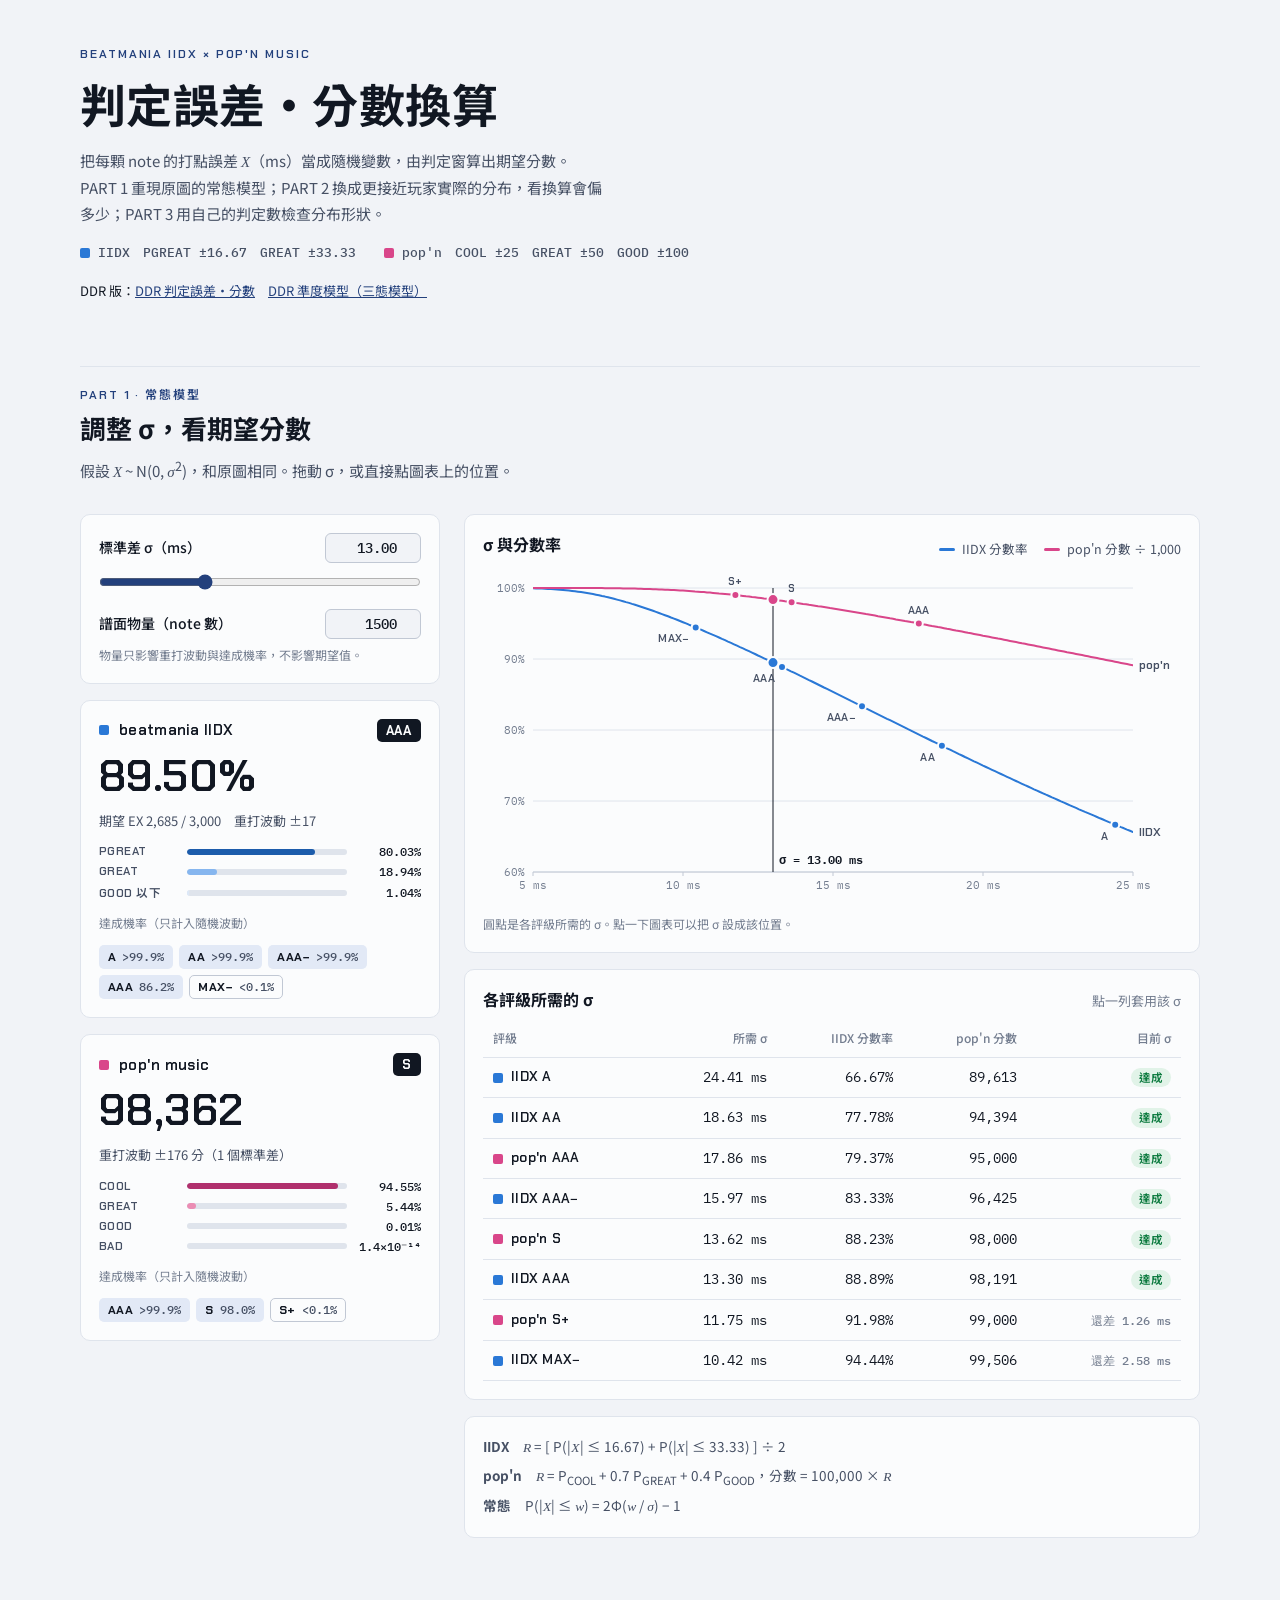
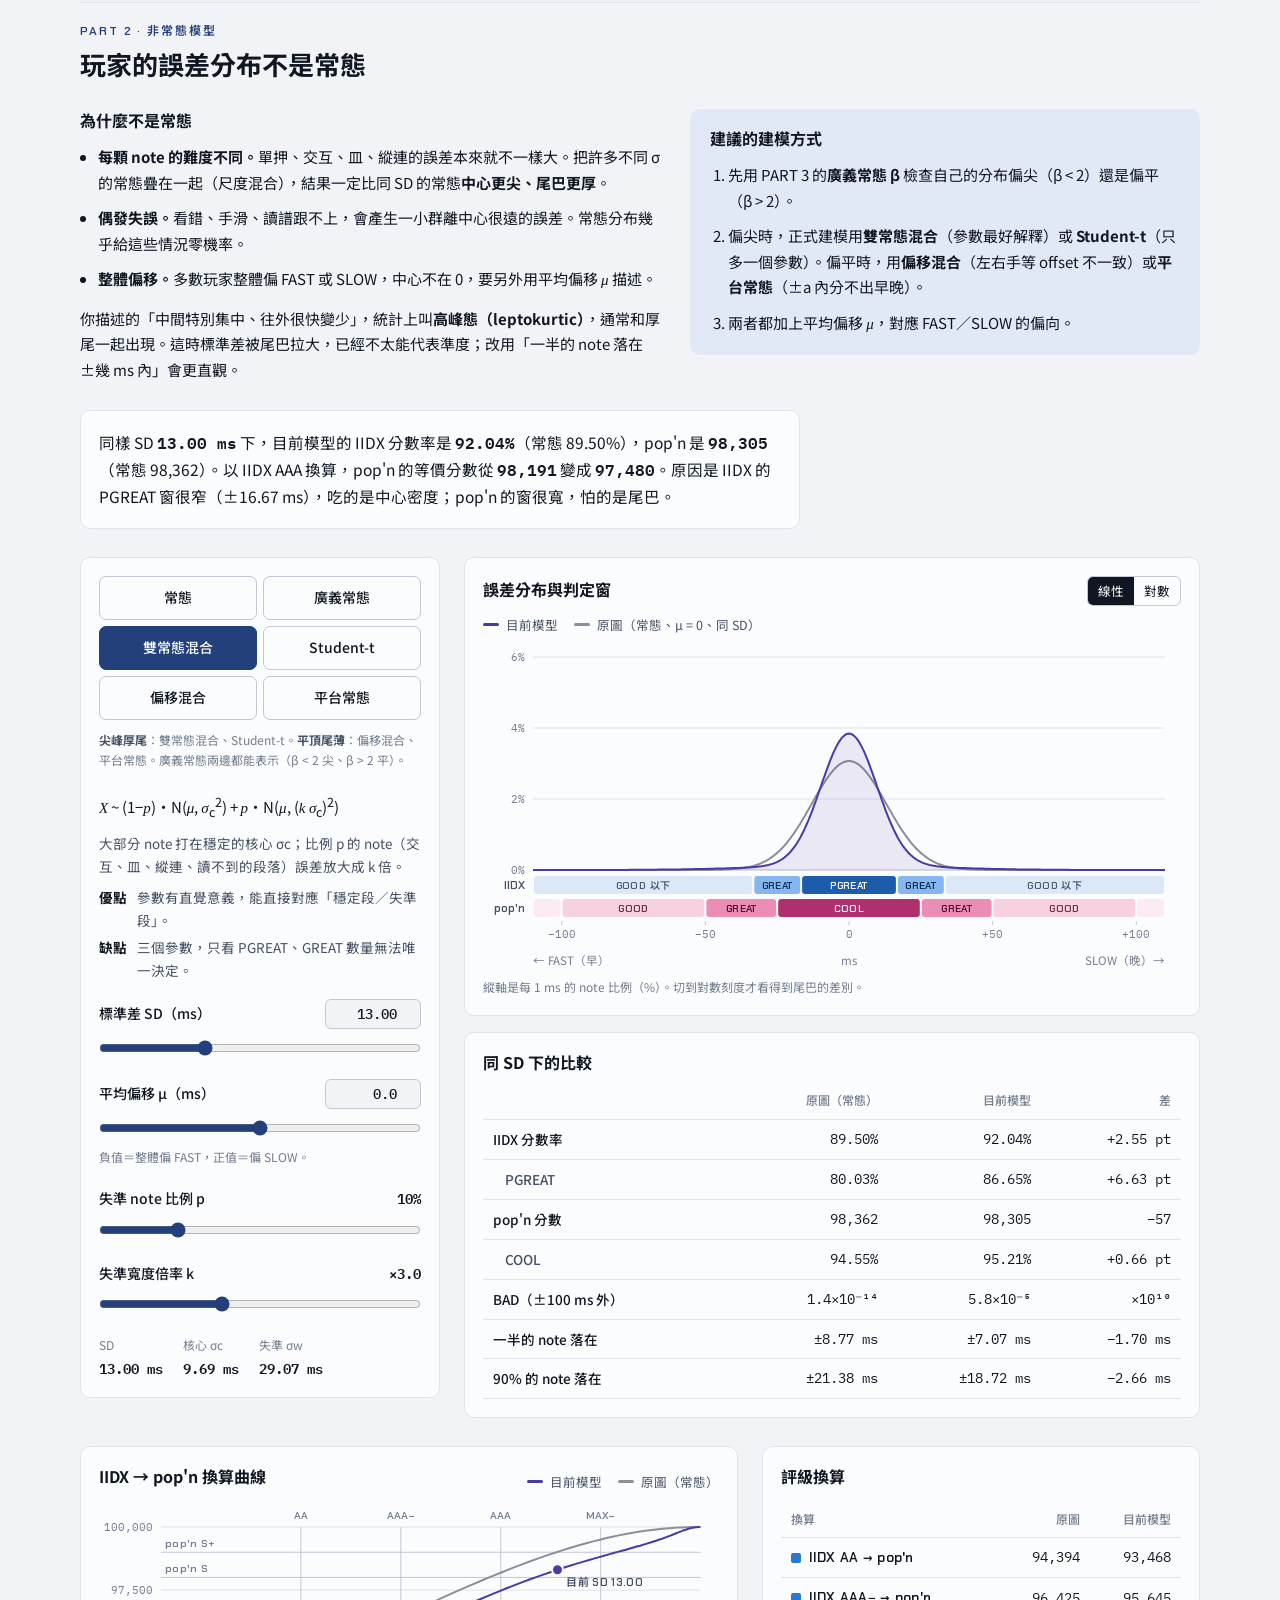
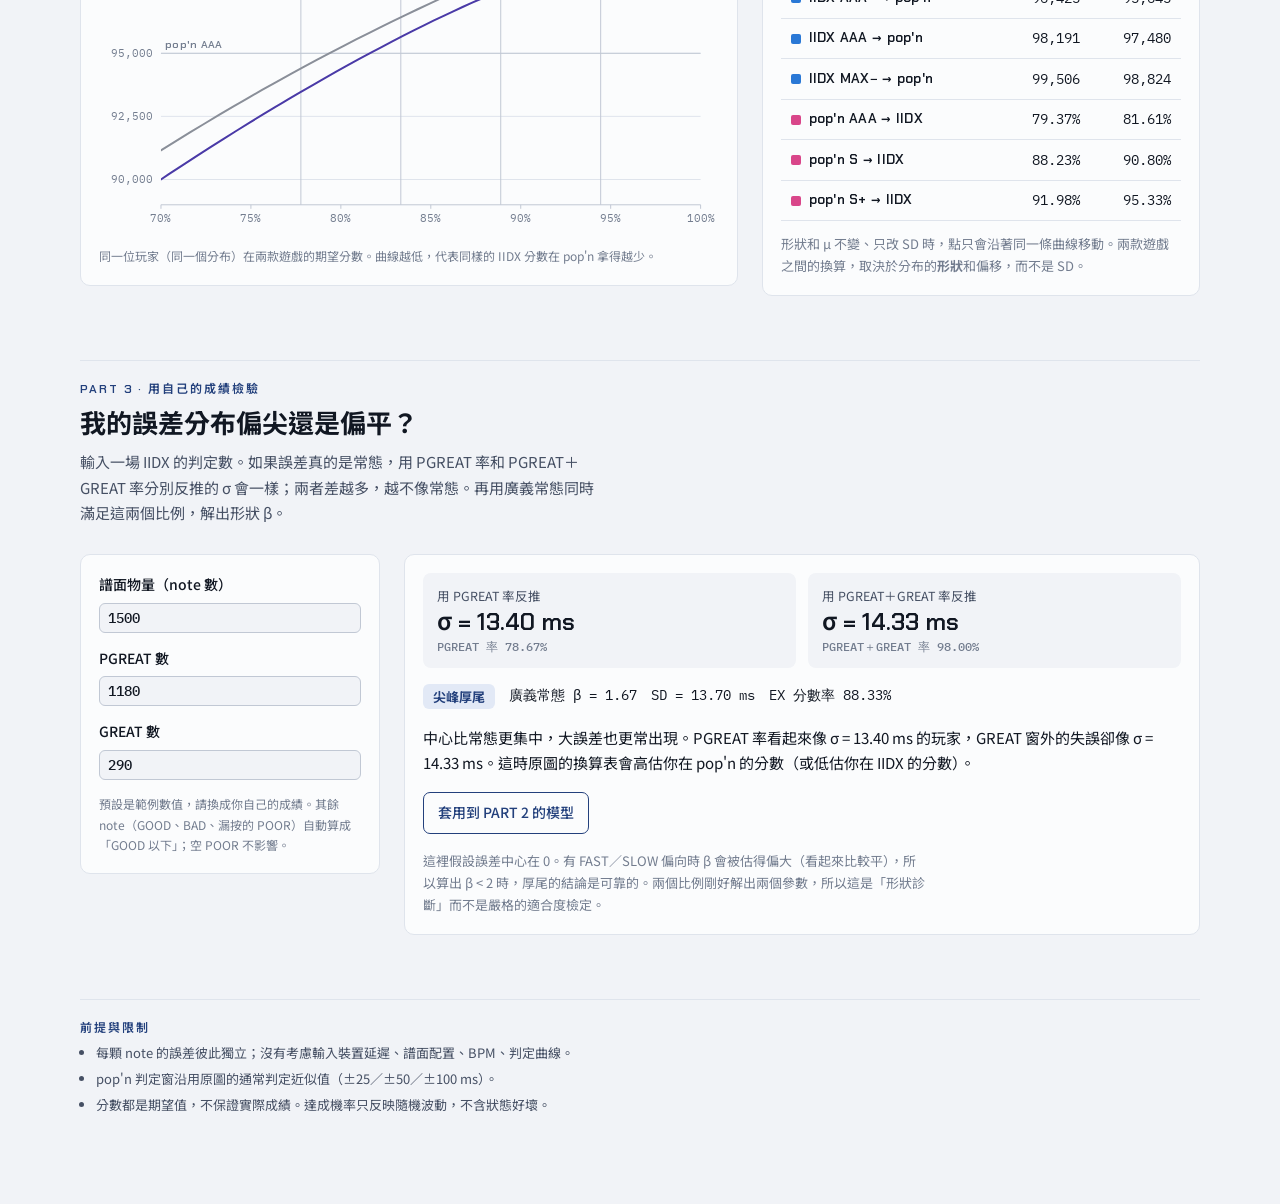
<file: index.html>
<!doctype html>
<html lang="zh-Hant">
<meta charset="utf-8">
<meta name="viewport" content="width=device-width, initial-scale=1">
<title>判定誤差・分數換算</title>
<meta name="description" content="beatmania IIDX 與 pop'n music 的判定誤差分布 → 期望分數模型">
<link rel="preconnect" href="https://fonts.googleapis.com">
<link rel="preconnect" href="https://fonts.gstatic.com" crossorigin>
<link rel="stylesheet" href="https://fonts.googleapis.com/css2?family=Chakra+Petch:wght@500;600;700&family=IBM+Plex+Mono:wght@400;500;600&family=Noto+Sans+TC:wght@400;500;700&display=swap">
<link rel="stylesheet" href="style.css">

<div class="wrap">

  <header class="top">
    <span class="eyebrow">beatmania IIDX × pop'n music</span>
    <h1>判定誤差・分數換算</h1>
    <p class="lede">把每顆 note 的打點誤差 <i class="v">X</i>（ms）當成隨機變數，由判定窗算出期望分數。PART 1 重現原圖的常態模型；PART 2 換成更接近玩家實際的分布，看換算會偏多少；PART 3 用自己的判定數檢查分布形狀。</p>
    <div class="spec">
      <span><i class="sw" style="background:var(--iidx)"></i>IIDX　PGREAT ±16.67　GREAT ±33.33</span>
      <span><i class="sw" style="background:var(--popn)"></i>pop'n　COOL ±25　GREAT ±50　GOOD ±100</span>
    </div>
    <p class="xlink" style="font-size:13px">DDR 版：<a href="ddr.html" style="color:var(--accent)">DDR 判定誤差・分數</a>　<a href="ddr-model.html" style="color:var(--accent)">DDR 準度模型（三態模型）</a></p>
  </header>

  <!-- PART 1 -->
  <section class="part" id="normal">
    <div class="part-head">
      <span class="eyebrow">Part 1 · 常態模型</span>
      <h2>調整 σ，看期望分數</h2>
      <p class="lede">假設 <i class="v">X</i> ~ N(0, <i class="v">σ</i><sup>2</sup>)，和原圖相同。拖動 σ，或直接點圖表上的位置。</p>
    </div>

    <div class="p1-grid">
      <div class="p1-side">
        <div class="panel ctrl">
          <div class="ctrl-top">
            <label for="p1-sd">標準差 σ（ms）</label>
            <input type="number" id="p1-sd-num" min="5" max="30" step="0.01" aria-label="σ 數值">
          </div>
          <input type="range" id="p1-sd" min="5" max="30" step="0.01">
          <div class="ctrl-top" style="margin-top:8px">
            <label for="p1-notes">譜面物量（note 數）</label>
            <input type="number" id="p1-notes" min="100" max="5000" step="1">
          </div>
          <span class="ctrl-hint">物量只影響重打波動與達成機率，不影響期望值。</span>
        </div>

        <article class="panel game">
          <div class="game-h"><i class="sw" style="background:var(--iidx)"></i><h3>beatmania IIDX</h3><span class="rank" id="p1-iidx-rank">—</span></div>
          <div class="big" id="p1-iidx-val">—</div>
          <p class="sub" id="p1-iidx-sub"></p>
          <ul class="judge" id="p1-iidx-judge"></ul>
          <div class="reach-h">達成機率（只計入隨機波動）</div>
          <ul class="reach" id="p1-iidx-reach"></ul>
        </article>

        <article class="panel game">
          <div class="game-h"><i class="sw" style="background:var(--popn)"></i><h3>pop'n music</h3><span class="rank" id="p1-popn-rank">—</span></div>
          <div class="big" id="p1-popn-val">—</div>
          <p class="sub" id="p1-popn-sub"></p>
          <ul class="judge" id="p1-popn-judge"></ul>
          <div class="reach-h">達成機率（只計入隨機波動）</div>
          <ul class="reach" id="p1-popn-reach"></ul>
        </article>
      </div>

      <div class="p1-main">
        <div class="panel">
          <div class="chart-head">
            <h3>σ 與分數率</h3>
            <ul class="legend">
              <li><i style="background:var(--iidx)"></i>IIDX 分數率</li>
              <li><i style="background:var(--popn)"></i>pop'n 分數 ÷ 1,000</li>
            </ul>
          </div>
          <div class="chart" id="chart1"><svg role="img" aria-label="σ 與兩款遊戲分數率的關係"></svg><div class="tip" hidden></div></div>
          <p class="chart-foot">圓點是各評級所需的 σ。點一下圖表可以把 σ 設成該位置。</p>
        </div>

        <div class="panel">
          <div class="chart-head"><h3>各評級所需的 σ</h3><span class="note">點一列套用該 σ</span></div>
          <div class="tbl-wrap">
            <table class="tbl" id="p1-table">
              <thead><tr><th>評級</th><th>所需 σ</th><th>IIDX 分數率</th><th>pop'n 分數</th><th>目前 σ</th></tr></thead>
              <tbody></tbody>
            </table>
          </div>
        </div>

        <div class="panel formula">
          <div><b>IIDX</b>　<i class="v">R</i> = [ P(|<i class="v">X</i>| ≤ 16.67) + P(|<i class="v">X</i>| ≤ 33.33) ] ÷ 2</div>
          <div><b>pop'n</b>　<i class="v">R</i> = P<sub>COOL</sub> + 0.7 P<sub>GREAT</sub> + 0.4 P<sub>GOOD</sub>，分數 = 100,000 × <i class="v">R</i></div>
          <div><b>常態</b>　P(|<i class="v">X</i>| ≤ <i class="v">w</i>) = 2Φ(<i class="v">w</i> / <i class="v">σ</i>) − 1</div>
        </div>
      </div>
    </div>
  </section>

  <!-- PART 2 -->
  <section class="part" id="shape">
    <div class="part-head">
      <span class="eyebrow">Part 2 · 非常態模型</span>
      <h2>玩家的誤差分布不是常態</h2>
    </div>

    <div class="why-grid">
      <div class="why">
        <h3>為什麼不是常態</h3>
        <ul>
          <li><b>每顆 note 的難度不同。</b>單押、交互、皿、縱連的誤差本來就不一樣大。把許多不同 σ 的常態疊在一起（尺度混合），結果一定比同 SD 的常態<b>中心更尖、尾巴更厚</b>。</li>
          <li><b>偶發失誤。</b>看錯、手滑、讀譜跟不上，會產生一小群離中心很遠的誤差。常態分布幾乎給這些情況零機率。</li>
          <li><b>整體偏移。</b>多數玩家整體偏 FAST 或 SLOW，中心不在 0，要另外用平均偏移 <i class="v">μ</i> 描述。</li>
        </ul>
        <p>你描述的「中間特別集中、往外很快變少」，統計上叫<b>高峰態（leptokurtic）</b>，通常和厚尾一起出現。這時標準差被尾巴拉大，已經不太能代表準度；改用「一半的 note 落在 ±幾 ms 內」會更直觀。</p>
      </div>
      <aside class="advice">
        <h3>建議的建模方式</h3>
        <ol>
          <li>先用 PART 3 的<b>廣義常態 β</b> 檢查自己的分布偏尖（β &lt; 2）還是偏平（β &gt; 2）。</li>
          <li>偏尖時，正式建模用<b>雙常態混合</b>（參數最好解釋）或 <b>Student-t</b>（只多一個參數）。偏平時，用<b>偏移混合</b>（左右手等 offset 不一致）或<b>平台常態</b>（±a 內分不出早晚）。</li>
          <li>兩者都加上平均偏移 <i class="v">μ</i>，對應 FAST／SLOW 的偏向。</li>
        </ol>
      </aside>
    </div>

    <p class="finding panel" id="p2-finding"></p>

    <div class="tool-grid">
      <div class="panel controls">
        <div class="tabs" role="group" aria-label="分布模型">
          <button type="button" data-model="normal">常態</button>
          <button type="button" data-model="gn">廣義常態</button>
          <button type="button" data-model="mixture">雙常態混合</button>
          <button type="button" data-model="t">Student-t</button>
          <button type="button" data-model="shift">偏移混合</button>
          <button type="button" data-model="plateau">平台常態</button>
        </div>
        <p class="ctrl-hint tab-hint"><b>尖峰厚尾</b>：雙常態混合、Student-t。<b>平頂尾薄</b>：偏移混合、平台常態。廣義常態兩邊都能表示（β &lt; 2 尖、β &gt; 2 平）。</p>
        <div class="model-desc" id="p2-desc"></div>
        <div class="ctrl">
          <div class="ctrl-top">
            <label for="p2-sd">標準差 SD（ms）</label>
            <input type="number" id="p2-sd-num" min="5" max="30" step="0.01" aria-label="SD 數值">
          </div>
          <input type="range" id="p2-sd" min="5" max="30" step="0.01">
        </div>
        <div class="ctrl">
          <div class="ctrl-top">
            <label for="p2-mu">平均偏移 μ（ms）</label>
            <input type="number" id="p2-mu-num" min="-12" max="12" step="0.1" aria-label="μ 數值">
          </div>
          <input type="range" id="p2-mu" min="-12" max="12" step="0.1">
          <span class="ctrl-hint">負值＝整體偏 FAST，正值＝偏 SLOW。</span>
        </div>
        <div id="p2-params" class="controls"></div>
        <dl class="derived" id="p2-derived"></dl>
      </div>

      <div class="viz">
        <div class="panel">
          <div class="chart-head">
            <h3>誤差分布與判定窗</h3>
            <div class="switch" role="group" aria-label="縱軸刻度">
              <button type="button" data-scale="lin">線性</button>
              <button type="button" data-scale="log">對數</button>
            </div>
          </div>
          <ul class="legend" style="margin-bottom:6px">
            <li><i style="background:var(--model)"></i>目前模型</li>
            <li><i style="background:var(--ref)"></i>原圖（常態、μ = 0、同 SD）</li>
          </ul>
          <div class="chart" id="chart2"><svg role="img" aria-label="誤差分布與判定窗"></svg><div class="tip" hidden></div></div>
          <p class="chart-foot">縱軸是每 1 ms 的 note 比例（%）。切到對數刻度才看得到尾巴的差別。</p>
        </div>

        <div class="panel">
          <div class="chart-head"><h3>同 SD 下的比較</h3></div>
          <div class="tbl-wrap">
            <table class="tbl" id="p2-compare">
              <thead><tr><th></th><th>原圖（常態）</th><th>目前模型</th><th>差</th></tr></thead>
              <tbody></tbody>
            </table>
          </div>
        </div>
      </div>
    </div>

    <div class="conv-grid">
      <div class="panel">
        <div class="chart-head">
          <h3>IIDX → pop'n 換算曲線</h3>
          <ul class="legend">
            <li><i style="background:var(--model)"></i>目前模型</li>
            <li><i style="background:var(--ref)"></i>原圖（常態）</li>
          </ul>
        </div>
        <div class="chart" id="chart3"><svg role="img" aria-label="IIDX 分數率對應的 pop'n 分數"></svg><div class="tip" hidden></div></div>
        <p class="chart-foot">同一位玩家（同一個分布）在兩款遊戲的期望分數。曲線越低，代表同樣的 IIDX 分數在 pop'n 拿得越少。</p>
      </div>
      <div class="panel conv-side">
        <h3>評級換算</h3>
        <div class="tbl-wrap">
          <table class="tbl" id="p2-conv">
            <thead><tr><th>換算</th><th>原圖</th><th>目前模型</th></tr></thead>
            <tbody></tbody>
          </table>
        </div>
        <p class="note">形狀和 μ 不變、只改 SD 時，點只會沿著同一條曲線移動。兩款遊戲之間的換算，取決於分布的<b>形狀</b>和偏移，而不是 SD。</p>
      </div>
    </div>
  </section>

  <!-- PART 3 -->
  <section class="part" id="fit">
    <div class="part-head">
      <span class="eyebrow">Part 3 · 用自己的成績檢驗</span>
      <h2>我的誤差分布偏尖還是偏平？</h2>
      <p class="lede">輸入一場 IIDX 的判定數。如果誤差真的是常態，用 PGREAT 率和 PGREAT＋GREAT 率分別反推的 σ 會一樣；兩者差越多，越不像常態。再用廣義常態同時滿足這兩個比例，解出形狀 β。</p>
    </div>
    <div class="fit-grid">
      <form class="panel fit-form" id="fit-form" novalidate>
        <div class="ctrl">
          <label for="fit-total">譜面物量（note 數）</label>
          <input type="number" class="wide" id="fit-total" min="1" step="1">
        </div>
        <div class="ctrl">
          <label for="fit-pg">PGREAT 數</label>
          <input type="number" class="wide" id="fit-pg" min="0" step="1">
        </div>
        <div class="ctrl">
          <label for="fit-gr">GREAT 數</label>
          <input type="number" class="wide" id="fit-gr" min="0" step="1">
        </div>
        <span class="ctrl-hint">預設是範例數值，請換成你自己的成績。其餘 note（GOOD、BAD、漏按的 POOR）自動算成「GOOD 以下」；空 POOR 不影響。</span>
      </form>
      <div class="panel fit-out" id="fit-out"></div>
    </div>
  </section>

  <footer class="foot">
    <span class="eyebrow">前提與限制</span>
    <ul>
      <li>每顆 note 的誤差彼此獨立；沒有考慮輸入裝置延遲、譜面配置、BPM、判定曲線。</li>
      <li>pop'n 判定窗沿用原圖的通常判定近似值（±25／±50／±100 ms）。</li>
      <li>分數都是期望值，不保證實際成績。達成機率只反映隨機波動，不含狀態好壞。</li>
    </ul>
  </footer>
</div>

<script src="model.js"></script>
<script src="ui.js"></script>
<script src="app.js"></script>
</file>
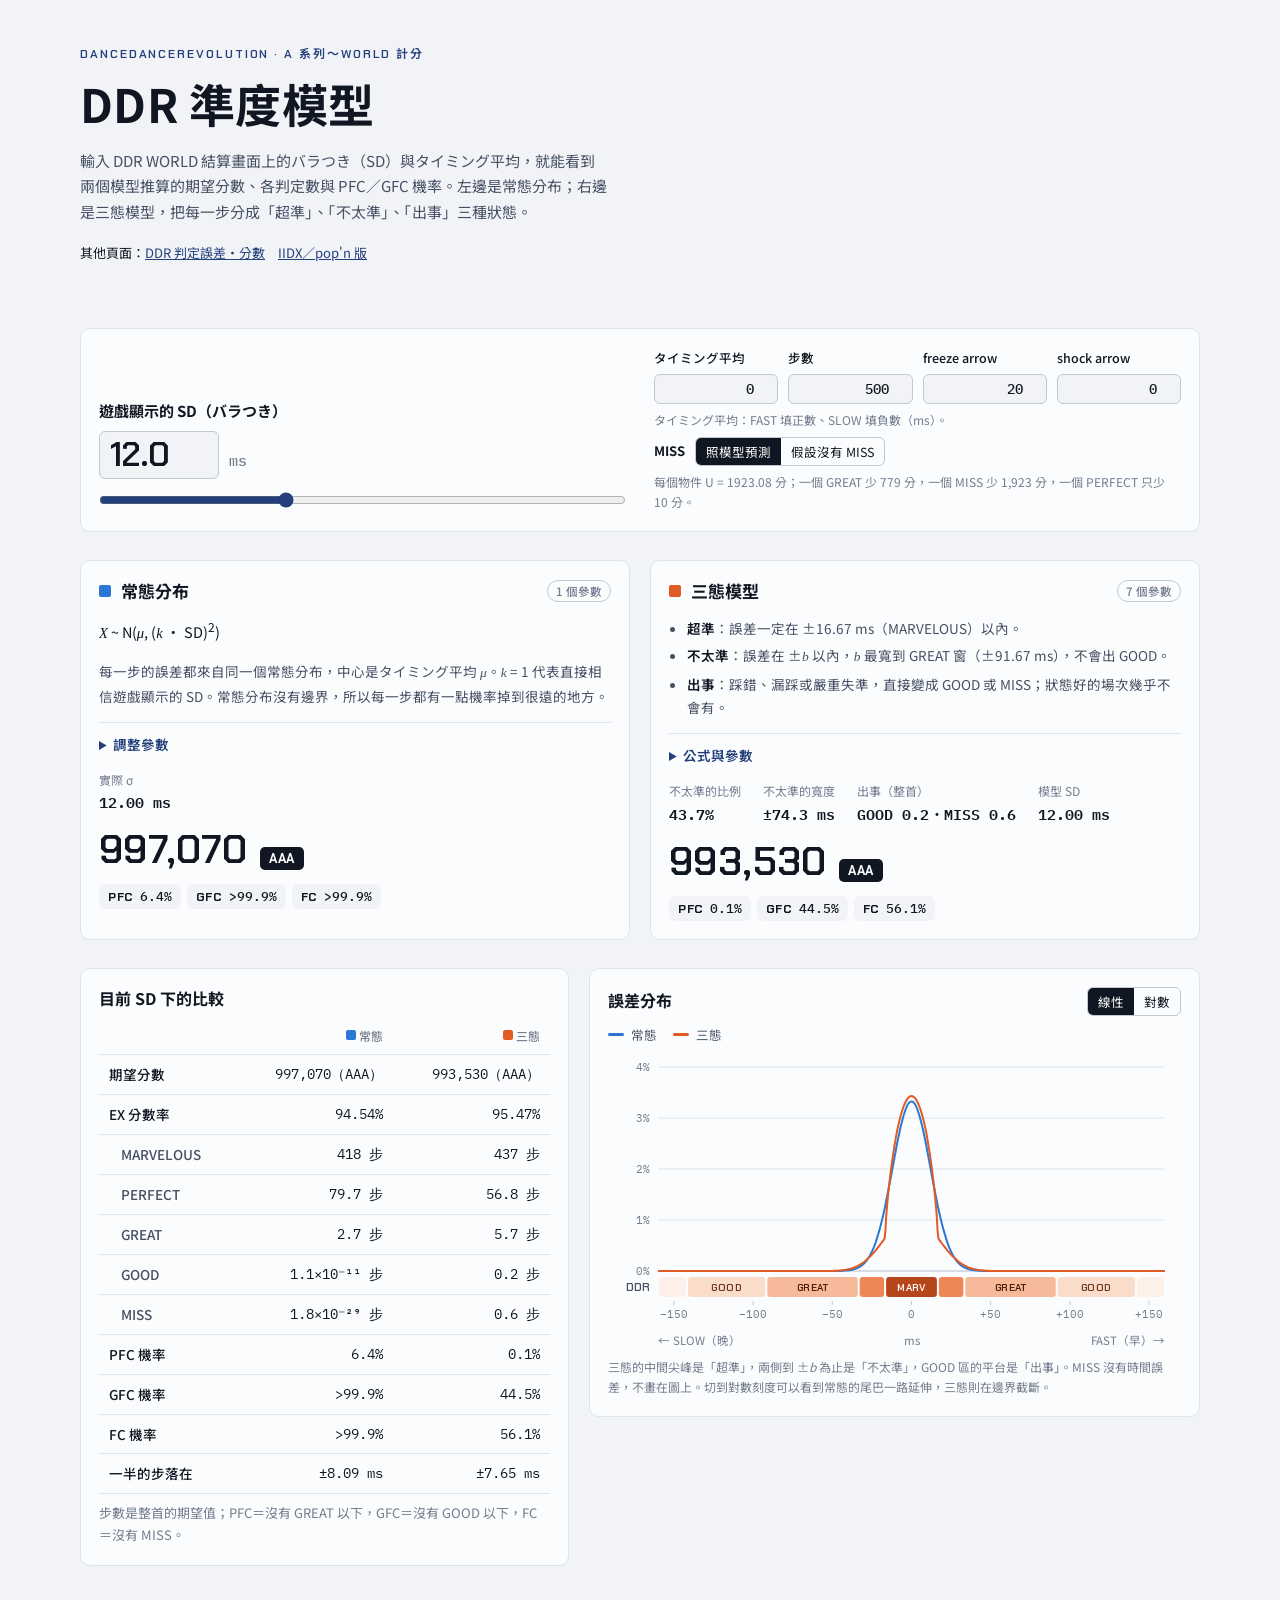
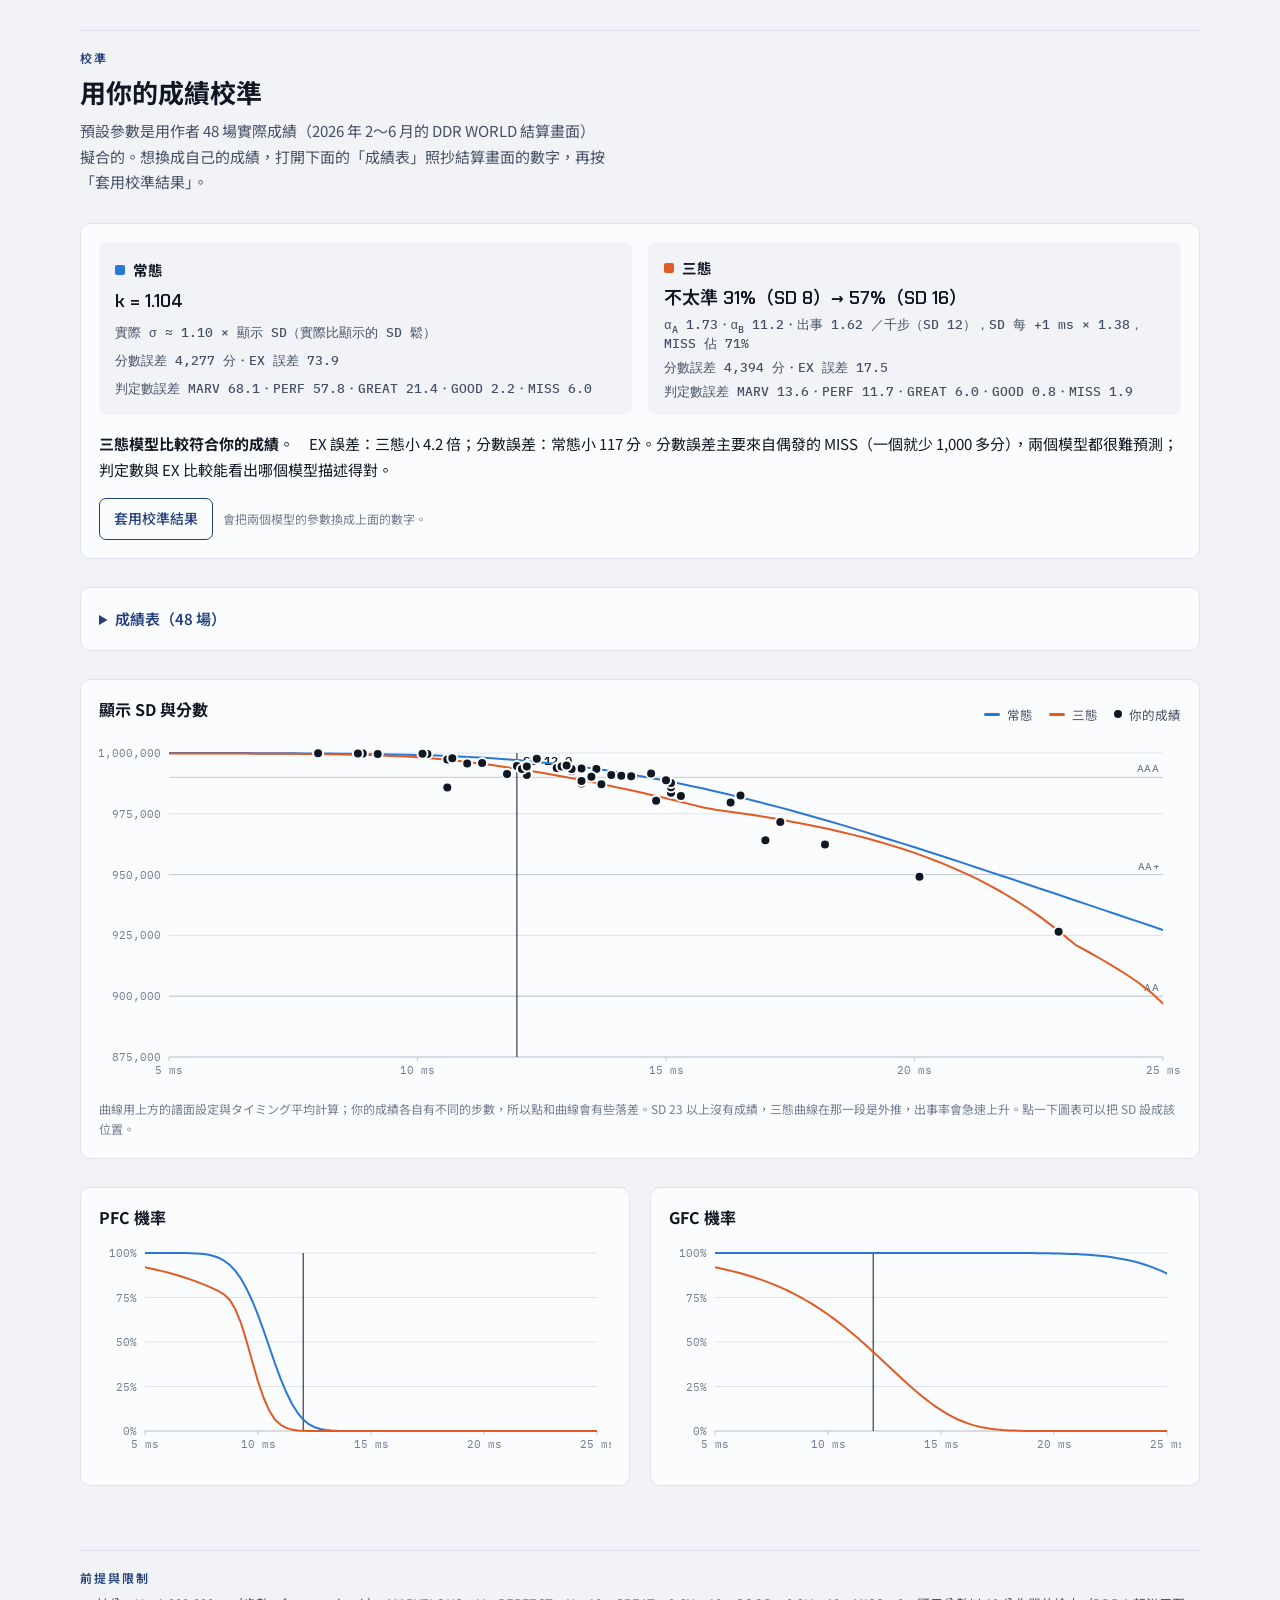
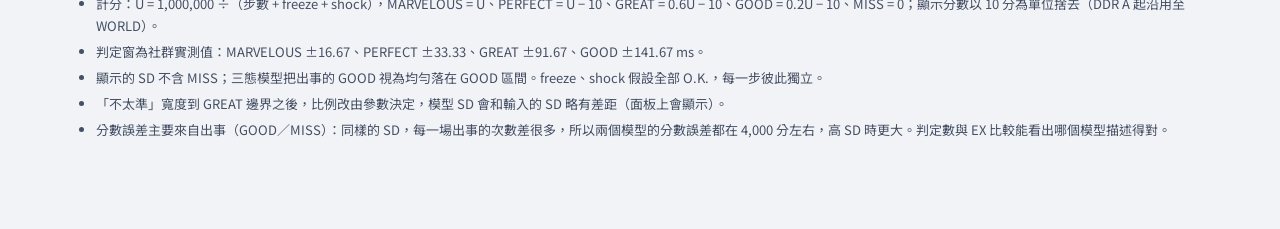
<file: ddr-model.html>
<!doctype html>
<html lang="zh-Hant">
<meta charset="utf-8">
<meta name="viewport" content="width=device-width, initial-scale=1">
<title>DDR 準度模型</title>
<meta name="description" content="DDR：用遊戲顯示的標準差與タイミング平均推算分數、判定數與 PFC／GFC 機率，比較常態模型與三態模型（超準／不太準／出事），並用自己的判定數校準">
<link rel="preconnect" href="https://fonts.googleapis.com">
<link rel="preconnect" href="https://fonts.gstatic.com" crossorigin>
<link rel="stylesheet" href="https://fonts.googleapis.com/css2?family=Chakra+Petch:wght@500;600;700&family=IBM+Plex+Mono:wght@400;500;600&family=Noto+Sans+TC:wght@400;500;700&display=swap">
<link rel="stylesheet" href="style.css">
<style>
/* Layout：頂端是共用的「顯示 SD」與譜面，下面兩個模型並排比較，最後是成績校準 */
:root { --c-normal: var(--iidx); --c-tri: var(--ddr); }

.sd-bar { display: grid; grid-template-columns: minmax(0, 1.2fr) minmax(0, 1.2fr); gap: 28px; align-items: end; }
.sd-main { display: grid; gap: 8px; }
.sd-main .ctrl-top label { font-size: 15px; font-weight: 700; }
.sd-big { display: flex; align-items: baseline; gap: 10px; }
.sd-big input[type="number"] { width: 120px; font: 600 34px/1.1 var(--f-display); padding: 4px 10px; text-align: left; }
.sd-big span { font: 500 15px var(--f-mono); color: var(--muted); }
.chart-set { display: grid; grid-template-columns: repeat(4, minmax(0, 1fr)); gap: 10px; }
.chart-set .ctrl label { font-size: 12.5px; }
.chart-set input[type="number"] { width: 100%; }

.models { display: grid; grid-template-columns: repeat(2, minmax(0, 1fr)); gap: 20px; }
.model { display: grid; gap: 14px; align-content: start; }
.model-h { display: flex; align-items: center; gap: 10px; }
.model-h h3 { flex: 1; font-size: 17px; }
.model-h .sw { width: 12px; height: 12px; }
.ptag { font: 500 11.5px var(--f-body); color: var(--muted); border: 1px solid var(--axis); border-radius: 999px; padding: 2px 8px; }
.model .fx { font-size: 14.5px; overflow-x: auto; white-space: nowrap; }
.model .model-note { font-size: 13.5px; color: var(--ink-2); }
.states { margin: 0; padding-left: 18px; font-size: 13.5px; color: var(--ink-2); display: grid; gap: 4px; }
.states b { color: var(--ink); font-weight: 600; }
.tri-ctrls { display: grid; grid-template-columns: repeat(2, minmax(0, 1fr)); gap: 12px 18px; }
.tri-ctrls .ctrl label { font-size: 12.5px; }
.head-row { display: flex; align-items: baseline; gap: 12px; flex-wrap: wrap; }
.head-row .big { font-size: 40px; }
.chips { display: flex; flex-wrap: wrap; gap: 6px; }
.chip { display: inline-flex; gap: 6px; align-items: baseline; padding: 4px 9px; border-radius: 6px; background: var(--bg); font-size: 12.5px; }
.chip b { font: 700 12px var(--f-display); letter-spacing: .05em; }
.chip span { font: 500 12.5px var(--f-mono); }
.derived-row { display: flex; flex-wrap: wrap; gap: 6px 22px; margin: 0; }
.derived-row div { display: grid; }
.derived-row dt { font-size: 12px; color: var(--muted); }
.derived-row dd { margin: 0; font: 600 14.5px var(--f-mono); font-variant-numeric: tabular-nums; }
.warn { font-size: 12.5px; color: var(--warn); }
.miss-row { display: flex; align-items: center; gap: 10px; flex-wrap: wrap; }
.miss-row .lbl { font-size: 13px; font-weight: 700; }
details.tune { border-top: 1px solid var(--line); padding-top: 10px; }
details > summary { cursor: pointer; font-size: 13.5px; font-weight: 600; color: var(--accent); }
details.tune[open] > summary { margin-bottom: 12px; }
.tune-body { display: grid; gap: 12px; }
details.plays-box > summary { font-size: 15px; }
details.plays-box[open] > summary { margin-bottom: 14px; }

.cmp-grid { display: grid; grid-template-columns: minmax(0, 1fr) minmax(0, 1.25fr); gap: 20px; align-items: start; }
.fc-grid { display: grid; grid-template-columns: repeat(2, minmax(0, 1fr)); gap: 20px; }
.tbl .sw { vertical-align: 1px; }
.tbl th.c-n, .tbl th.c-t { white-space: nowrap; }

.calib { display: grid; gap: 16px; }
.plays th, .plays td { padding: 6px 5px; }
.plays input[type="number"] { width: 64px; padding: 4px 6px; font-size: 13px; }
.plays input.sm { width: 62px; }
.plays td { vertical-align: middle; }
.plays tr.bad td { opacity: .55; }
.plays .del { border: 0; background: transparent; color: var(--muted); font-size: 18px; line-height: 1; padding: 2px 6px; border-radius: 4px; }
.plays .del:hover { color: var(--ink); background: var(--accent-soft); }
.calib-actions { display: flex; flex-wrap: wrap; gap: 10px; align-items: center; }
.cal-out { display: grid; grid-template-columns: repeat(2, minmax(0, 1fr)); gap: 16px; }
.cal-card { display: grid; gap: 6px; padding: 14px 16px; border-radius: 8px; background: var(--bg); }
.cal-card h4 { margin: 0; display: flex; align-items: center; gap: 8px; font-size: 14.5px; }
.cal-card .val { font: 600 18px/1.3 var(--f-display); }
.cal-card small { font: 500 12.5px var(--f-mono); color: var(--ink-2); }
.verdict-line { font-size: 15px; }
.xlink { font-size: 13px; }
.xlink a { color: var(--accent); }

@media (max-width: 900px) {
  .sd-bar, .models, .cmp-grid, .cal-out { grid-template-columns: minmax(0, 1fr); }
}
@media (max-width: 640px) {
  .fc-grid, .tri-ctrls { grid-template-columns: minmax(0, 1fr); }
  .chart-set { grid-template-columns: repeat(2, minmax(0, 1fr)); }
}
</style>

<div class="wrap">

  <header class="top">
    <span class="eyebrow">DanceDanceRevolution · A 系列～WORLD 計分</span>
    <h1>DDR 準度模型</h1>
    <p class="lede">輸入 DDR WORLD 結算畫面上的バラつき（SD）與タイミング平均，就能看到兩個模型推算的期望分數、各判定數與 PFC／GFC 機率。左邊是常態分布；右邊是三態模型，把每一步分成「超準」、「不太準」、「出事」三種狀態。</p>
    <p class="xlink">其他頁面：<a href="ddr.html">DDR 判定誤差・分數</a>　<a href="index.html">IIDX／pop'n 版</a></p>
  </header>

  <section class="part" id="models">
    <div class="panel sd-bar">
      <div class="sd-main">
        <div class="ctrl-top"><label for="sd">遊戲顯示的 SD（バラつき）</label></div>
        <div class="sd-big"><input type="number" id="sd-num" min="5" max="25" step="0.1" aria-label="顯示的 SD"><span>ms</span></div>
        <input type="range" id="sd" min="5" max="25" step="0.1" aria-label="顯示的 SD 滑桿">
      </div>
      <div class="ctrl">
        <div class="chart-set">
          <div class="ctrl"><label for="c-mean">タイミング平均</label><input type="number" id="c-mean" min="-20" max="20" step="0.1" title="FAST 為正、SLOW 為負"></div>
          <div class="ctrl"><label for="c-steps">步數</label><input type="number" id="c-steps" min="10" max="3000" step="1"></div>
          <div class="ctrl"><label for="c-freezes">freeze arrow</label><input type="number" id="c-freezes" min="0" max="500" step="1"></div>
          <div class="ctrl"><label for="c-shocks">shock arrow</label><input type="number" id="c-shocks" min="0" max="500" step="1"></div>
        </div>
        <span class="ctrl-hint">タイミング平均：FAST 填正數、SLOW 填負數（ms）。</span>
        <div class="miss-row">
          <span class="lbl">MISS</span>
          <div class="switch" role="group" aria-label="MISS 的處理" id="miss-switch">
            <button type="button" data-miss="model">照模型預測</button>
            <button type="button" data-miss="none">假設沒有 MISS</button>
          </div>
        </div>
        <span class="ctrl-hint" id="c-hint"></span>
      </div>
    </div>

    <div class="models">
      <article class="panel model">
        <div class="model-h"><i class="sw" style="background:var(--c-normal)"></i><h3>常態分布</h3><span class="ptag">1 個參數</span></div>
        <div class="fx"><i class="v">X</i> ~ N(<i class="v">μ</i>, (<i class="v">k</i> · SD)<sup>2</sup>)</div>
        <p class="model-note">每一步的誤差都來自同一個常態分布，中心是タイミング平均 <i class="v">μ</i>。<i class="v">k</i> = 1 代表直接相信遊戲顯示的 SD。常態分布沒有邊界，所以每一步都有一點機率掉到很遠的地方。</p>
        <details class="tune">
          <summary>調整參數</summary>
          <div class="ctrl">
            <div class="ctrl-top"><label for="k">SD 校準係數 k</label><output id="k-out"></output></div>
            <input type="range" id="k" min="0.6" max="1.4" step="0.005">
          </div>
        </details>
        <dl class="derived-row" id="n-derived"></dl>
        <div class="head-row"><span class="big" id="n-score">—</span><span class="rank" id="n-rank">—</span></div>
        <div class="chips" id="n-chips"></div>
      </article>

      <article class="panel model">
        <div class="model-h"><i class="sw" style="background:var(--c-tri)"></i><h3>三態模型</h3><span class="ptag">7 個參數</span></div>
        <ul class="states">
          <li><b>超準</b>：誤差一定在 ±16.67 ms（MARVELOUS）以內。</li>
          <li><b>不太準</b>：誤差在 ±<i class="v">b</i> 以內，<i class="v">b</i> 最寬到 GREAT 窗（±91.67 ms），不會出 GOOD。</li>
          <li><b>出事</b>：踩錯、漏踩或嚴重失準，直接變成 GOOD 或 MISS；狀態好的場次幾乎不會有。</li>
        </ul>
        <details class="tune">
          <summary>公式與參數</summary>
          <div class="tune-body">
        <div class="fx">超準、不太準：有界 Beta，<i class="v">f</i>(<i class="v">x</i>) ∝ (1 − (<i class="v">x</i> − <i class="v">μ</i>)<sup>2</sup>/<i class="v">a</i><sup>2</sup>)<sup><i class="v">α</i> − 1</sup>，|<i class="v">x</i> − <i class="v">μ</i>| ≤ <i class="v">a</i></div>
        <p class="model-note">SD 越大，「不太準」的比例越高，寬度 <i class="v">b</i> 也越寬（由 SD 反推）；出事率隨 SD 呈指數上升。α = 1 是均勻分布，α 越大越集中在中間。</p>
        <div class="tri-ctrls" id="tri-ctrls"></div>
          </div>
        </details>
        <dl class="derived-row" id="t-derived"></dl>
        <p class="warn" id="t-warn" hidden></p>
        <div class="head-row"><span class="big" id="t-score">—</span><span class="rank" id="t-rank">—</span></div>
        <div class="chips" id="t-chips"></div>
      </article>
    </div>

    <div class="cmp-grid">
      <div class="panel">
        <div class="chart-head"><h3>目前 SD 下的比較</h3></div>
        <div class="tbl-wrap">
          <table class="tbl" id="cmp">
            <thead><tr><th></th><th class="c-n"><i class="sw" style="background:var(--c-normal)"></i> 常態</th><th class="c-t"><i class="sw" style="background:var(--c-tri)"></i> 三態</th></tr></thead>
            <tbody></tbody>
          </table>
        </div>
        <p class="note" style="margin-top:8px">步數是整首的期望值；PFC＝沒有 GREAT 以下，GFC＝沒有 GOOD 以下，FC＝沒有 MISS。</p>
      </div>
      <div class="panel">
        <div class="chart-head">
          <h3>誤差分布</h3>
          <div class="switch" role="group" aria-label="縱軸刻度" id="scale-switch">
            <button type="button" data-scale="lin">線性</button>
            <button type="button" data-scale="log">對數</button>
          </div>
        </div>
        <ul class="legend" style="margin-bottom:6px">
          <li><i style="background:var(--c-normal)"></i>常態</li>
          <li><i style="background:var(--c-tri)"></i>三態</li>
        </ul>
        <div class="chart" id="chartD"><svg role="img" aria-label="兩個模型的誤差分布與 DDR 判定窗"></svg><div class="tip" hidden></div></div>
        <p class="chart-foot">三態的中間尖峰是「超準」，兩側到 ±<i>b</i> 為止是「不太準」，GOOD 區的平台是「出事」。MISS 沒有時間誤差，不畫在圖上。切到對數刻度可以看到常態的尾巴一路延伸，三態則在邊界截斷。</p>
      </div>
    </div>
  </section>

  <section class="part" id="calib">
    <div class="part-head">
      <span class="eyebrow">校準</span>
      <h2>用你的成績校準</h2>
      <p class="lede">預設參數是用作者 48 場實際成績（2026 年 2～6 月的 DDR WORLD 結算畫面）擬合的。想換成自己的成績，打開下面的「成績表」照抄結算畫面的數字，再按「套用校準結果」。</p>
    </div>

    <div class="panel calib" id="cal-out"></div>

    <details class="panel plays-box">
      <summary>成績表（<span id="plays-count">—</span> 場）</summary>
      <div class="calib">
        <p class="note">每一列是一場，照抄「詳細リザルト」與「タイミンググラフ」：SD（バラつき）、タイミング平均（FAST 為正）、各判定數與 freeze 的 O.K. 數。分數由判定數自動算出；和畫面對不上時通常是有 freeze N.G.（畫面不顯示），補上 N.G. 數就會吻合。「常態誤差」、「三態誤差」是預測分數減去實際分數，滑鼠移到數字上可以看預測分數。</p>
        <div class="tbl-wrap">
          <table class="tbl plays" id="plays">
            <thead><tr><th>#</th><th>SD</th><th>平均</th><th>MARV</th><th>PERF</th><th>GREAT</th><th>GOOD</th><th>MISS</th><th>O.K.</th><th>N.G.</th><th>分數</th><th>常態誤差</th><th>三態誤差</th><th></th></tr></thead>
            <tbody></tbody>
          </table>
        </div>
        <div class="calib-actions">
          <button type="button" class="btn" id="add-play">新增一場</button>
          <button type="button" class="btn" id="reset-plays">還原成預設的 48 場</button>
          <span class="ctrl-hint" id="plays-hint"></span>
        </div>
      </div>
    </details>

    <div class="panel">
      <div class="chart-head">
        <h3>顯示 SD 與分數</h3>
        <ul class="legend">
          <li><i style="background:var(--c-normal)"></i>常態</li>
          <li><i style="background:var(--c-tri)"></i>三態</li>
          <li><i style="background:var(--ink);height:8px;width:8px;border-radius:50%"></i>你的成績</li>
        </ul>
      </div>
      <div class="chart" id="chartS"><svg role="img" aria-label="顯示 SD 與分數的關係，以及你的成績"></svg><div class="tip" hidden></div></div>
      <p class="chart-foot">曲線用上方的譜面設定與タイミング平均計算；你的成績各自有不同的步數，所以點和曲線會有些落差。SD 23 以上沒有成績，三態曲線在那一段是外推，出事率會急速上升。點一下圖表可以把 SD 設成該位置。</p>
    </div>

    <div class="fc-grid">
      <div class="panel">
        <div class="chart-head"><h3>PFC 機率</h3></div>
        <div class="chart" id="chartP"><svg role="img" aria-label="PFC 機率與 SD"></svg><div class="tip" hidden></div></div>
      </div>
      <div class="panel">
        <div class="chart-head"><h3>GFC 機率</h3></div>
        <div class="chart" id="chartG"><svg role="img" aria-label="GFC 機率與 SD"></svg><div class="tip" hidden></div></div>
      </div>
    </div>
  </section>

  <footer class="foot">
    <span class="eyebrow">前提與限制</span>
    <ul>
      <li>計分：U = 1,000,000 ÷（步數 + freeze + shock），MARVELOUS = U、PERFECT = U − 10、GREAT = 0.6U − 10、GOOD = 0.2U − 10、MISS = 0；顯示分數以 10 分為單位捨去（DDR A 起沿用至 WORLD）。</li>
      <li>判定窗為社群實測值：MARVELOUS ±16.67、PERFECT ±33.33、GREAT ±91.67、GOOD ±141.67 ms。</li>
      <li>顯示的 SD 不含 MISS；三態模型把出事的 GOOD 視為均勻落在 GOOD 區間。freeze、shock 假設全部 O.K.，每一步彼此獨立。</li>
      <li>「不太準」寬度到 GREAT 邊界之後，比例改由參數決定，模型 SD 會和輸入的 SD 略有差距（面板上會顯示）。</li>
      <li>分數誤差主要來自出事（GOOD／MISS）：同樣的 SD，每一場出事的次數差很多，所以兩個模型的分數誤差都在 4,000 分左右，高 SD 時更大。判定數與 EX 比較能看出哪個模型描述得對。</li>
    </ul>
  </footer>
</div>

<script src="model.js"></script>
<script src="ui.js"></script>
<script src="ddr-plays.js"></script>
<script src="ddr-model.js"></script>
</file>
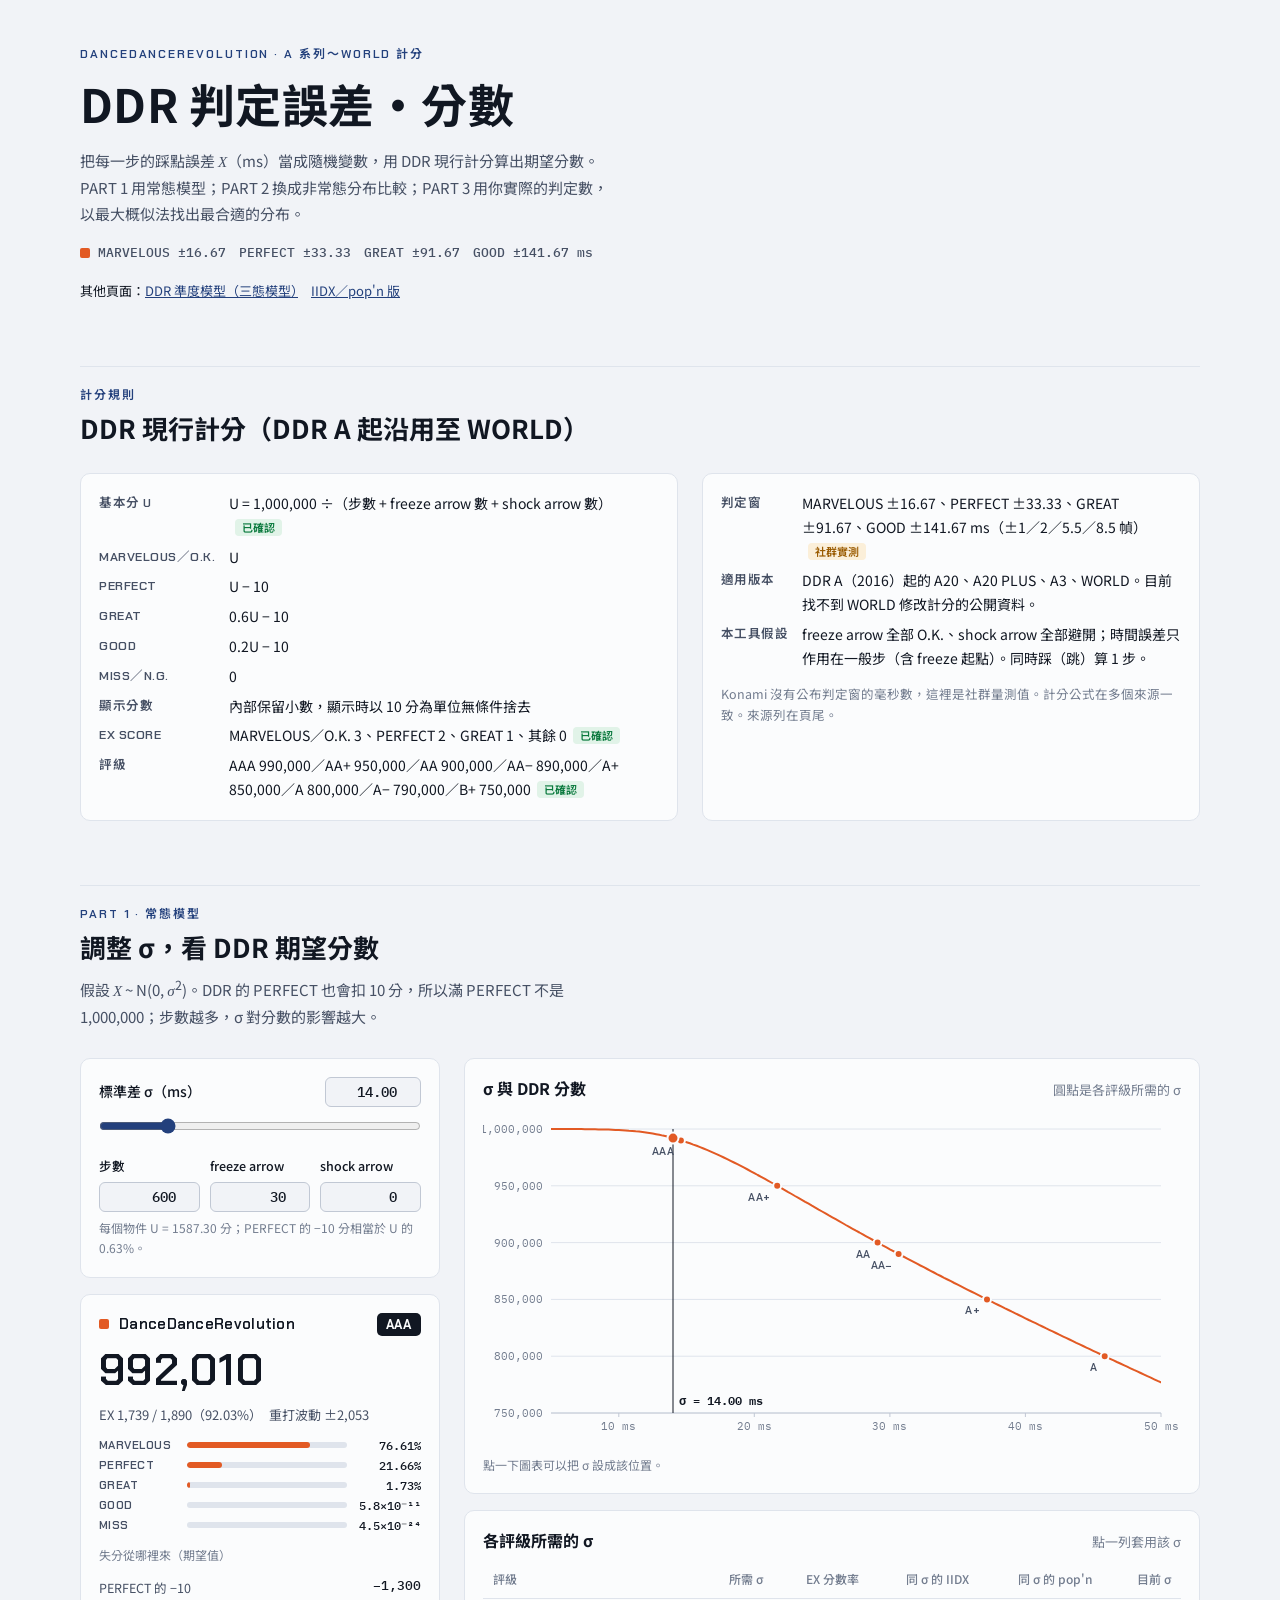
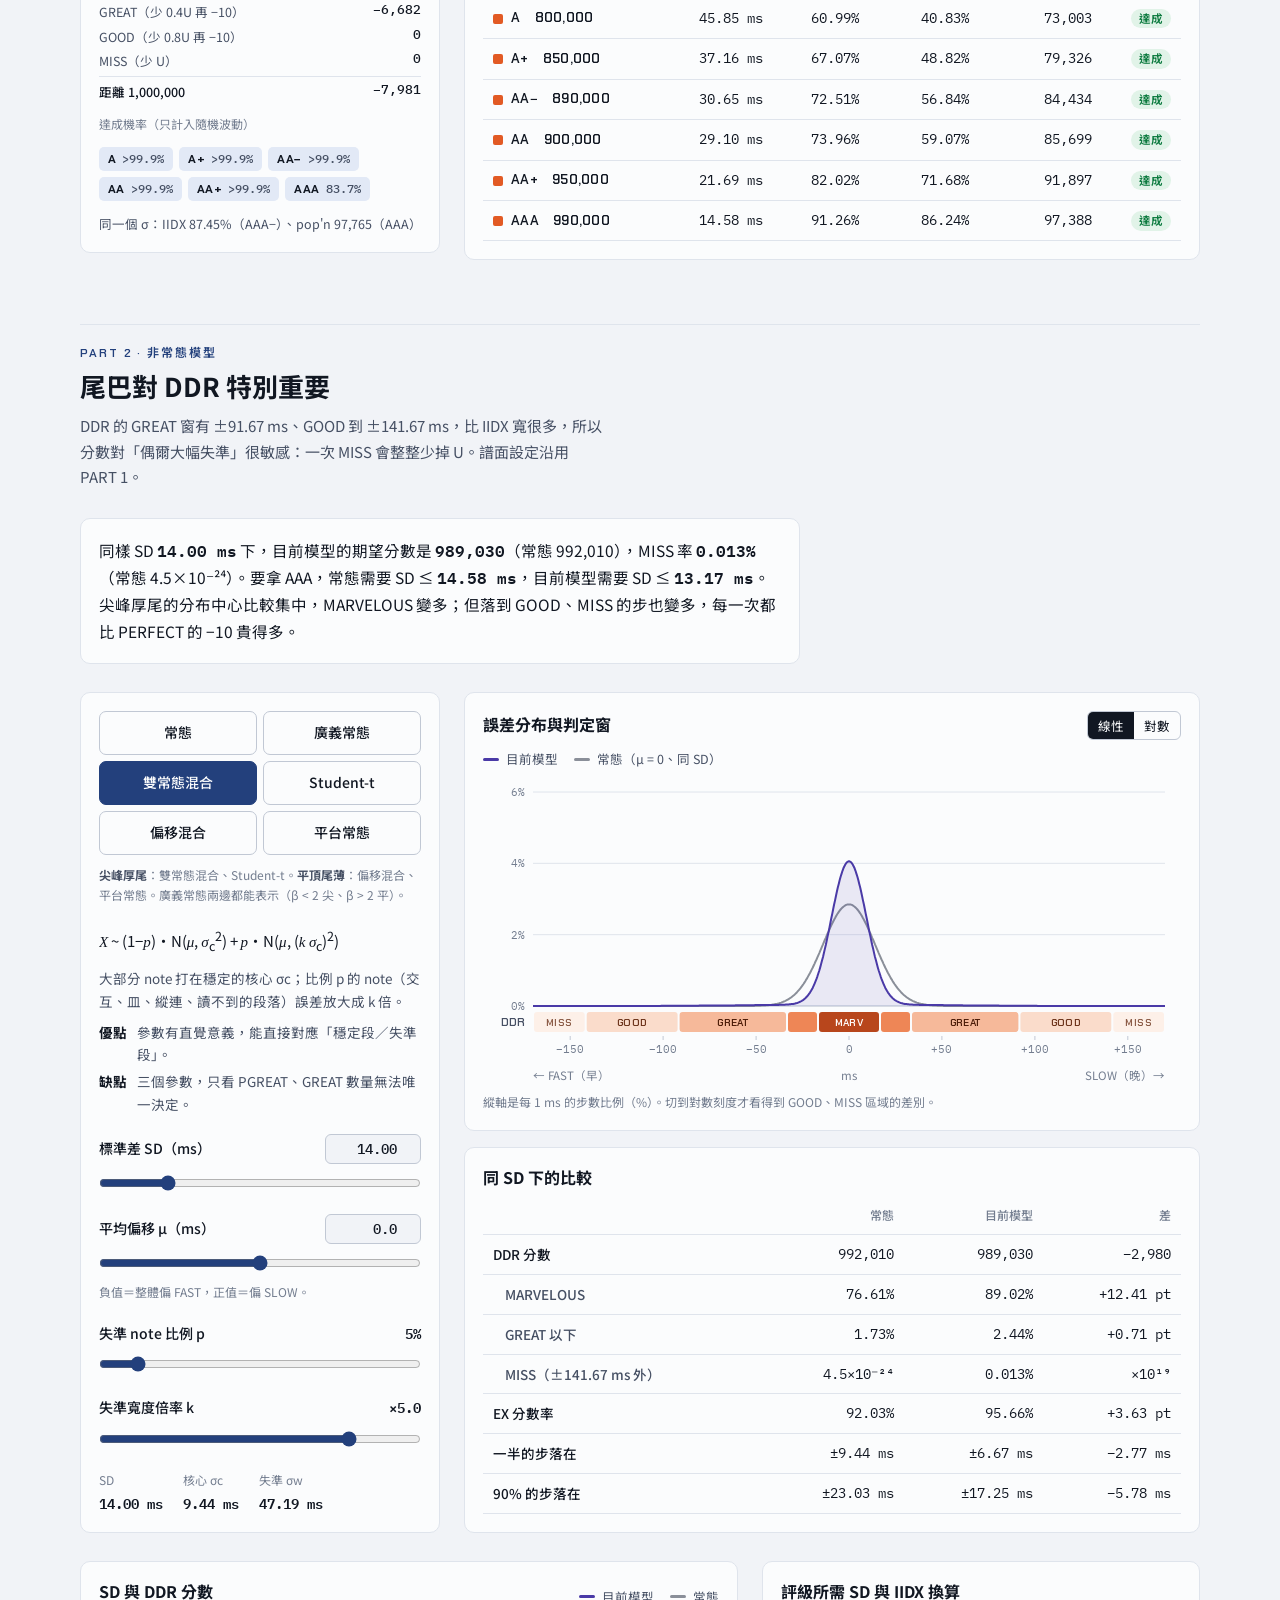
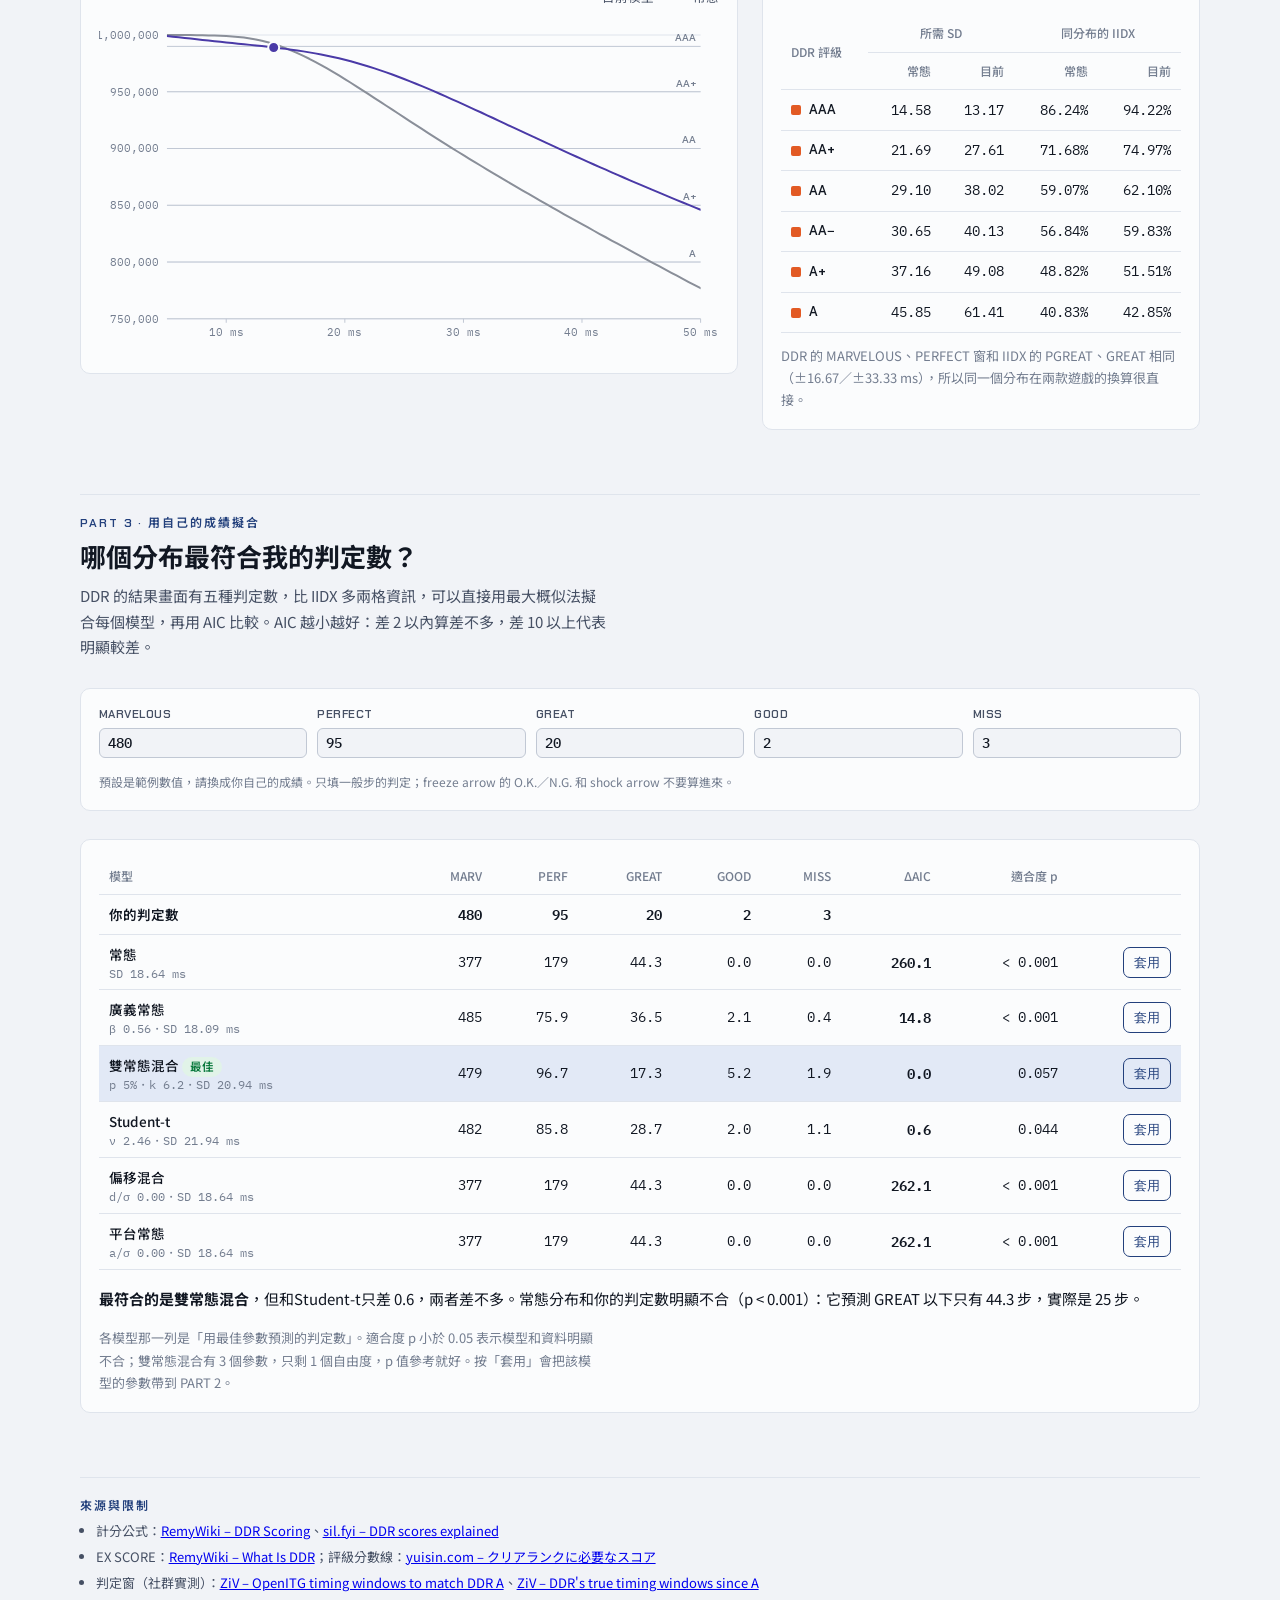
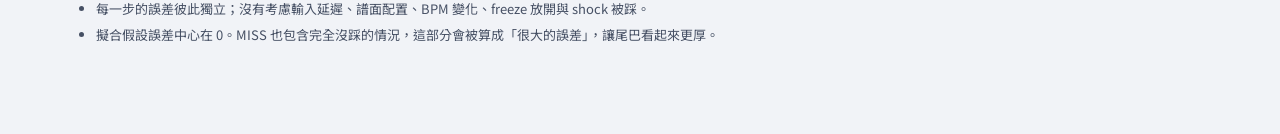
<file: ddr.html>
<!doctype html>
<html lang="zh-Hant">
<meta charset="utf-8">
<meta name="viewport" content="width=device-width, initial-scale=1">
<title>DDR 判定誤差・分數</title>
<meta name="description" content="DanceDanceRevolution（A 系列～WORLD 計分）的判定誤差分布 → 期望分數模型">
<link rel="preconnect" href="https://fonts.googleapis.com">
<link rel="preconnect" href="https://fonts.gstatic.com" crossorigin>
<link rel="stylesheet" href="https://fonts.googleapis.com/css2?family=Chakra+Petch:wght@500;600;700&family=IBM+Plex+Mono:wght@400;500;600&family=Noto+Sans+TC:wght@400;500;700&display=swap">
<link rel="stylesheet" href="style.css">
<style>
/* DDR 頁專用：計分規則表、失分分解、擬合結果表 */
.rules { display: grid; grid-template-columns: minmax(0, 1.2fr) minmax(0, 1fr); gap: 24px; }
.rules dl { margin: 0; display: grid; grid-template-columns: auto minmax(0, 1fr); gap: 6px 14px; font-size: 14px; }
.rules dt { font: 600 12.5px/1.9 var(--f-display); letter-spacing: .04em; color: var(--ink-2); white-space: nowrap; }
.rules dd { margin: 0; }
.rules .src { font-size: 12.5px; color: var(--muted); }
.rules .src a { color: inherit; }
.badge { display: inline-block; font: 600 11px/1 var(--f-body); padding: 3px 7px; border-radius: 4px; margin-left: 6px; vertical-align: 1px; }
.badge.confirmed { background: var(--good-soft); color: var(--good); }
.badge.measured { background: var(--warn-soft); color: var(--warn); }
.loss { list-style: none; margin: 0; padding: 0; display: grid; gap: 3px; font-size: 12.5px; }
.loss li { display: flex; justify-content: space-between; gap: 12px; }
.loss li span { color: var(--ink-2); }
.loss li b { font: 500 12.5px var(--f-mono); font-variant-numeric: tabular-nums; }
.loss li.total { border-top: 1px solid var(--line); padding-top: 4px; margin-top: 2px; }
.loss li.total span { color: var(--ink); font-weight: 500; }
.chart-inputs { display: grid; grid-template-columns: repeat(3, minmax(0, 1fr)); gap: 10px; }
.chart-inputs .ctrl label { font-size: 12.5px; }
.chart-inputs input[type="number"] { width: 100%; }
.fit-counts { display: grid; grid-template-columns: repeat(5, minmax(0, 1fr)); gap: 10px; }
.fit-counts label { font: 600 11.5px var(--f-display); letter-spacing: .04em; color: var(--ink-2); }
.fit-counts input[type="number"] { width: 100%; text-align: left; }
.fit-tbl td.hl { font-weight: 600; }
.fit-tbl tr.best th, .fit-tbl tr.best td { background: var(--accent-soft); }
.fit-tbl tr.obs th, .fit-tbl tr.obs td { font-weight: 600; }
.fit-tbl small { display: block; font: 400 11.5px var(--f-mono); color: var(--muted); }
.fit-tbl .btn { padding: 4px 10px; font-size: 12.5px; }
.cross { font-size: 12.5px; color: var(--ink-2); }
#p2-conv thead tr:nth-child(2) th { text-align: right; }
#p2-conv thead th[colspan] { text-align: center; }
.xlink { font-size: 13px; }
.xlink a { color: var(--accent); }
@media (max-width: 900px) { .rules { grid-template-columns: minmax(0, 1fr); } }
@media (max-width: 560px) {
  .fit-counts { grid-template-columns: repeat(3, minmax(0, 1fr)); }
  .chart-inputs { grid-template-columns: minmax(0, 1fr); }
}
</style>

<div class="wrap">

  <header class="top">
    <span class="eyebrow">DanceDanceRevolution · A 系列～WORLD 計分</span>
    <h1>DDR 判定誤差・分數</h1>
    <p class="lede">把每一步的踩點誤差 <i class="v">X</i>（ms）當成隨機變數，用 DDR 現行計分算出期望分數。PART 1 用常態模型；PART 2 換成非常態分布比較；PART 3 用你實際的判定數，以最大概似法找出最合適的分布。</p>
    <div class="spec">
      <span><i class="sw" style="background:var(--ddr)"></i>MARVELOUS ±16.67　PERFECT ±33.33　GREAT ±91.67　GOOD ±141.67 ms</span>
    </div>
    <p class="xlink">其他頁面：<a href="ddr-model.html">DDR 準度模型（三態模型）</a>　<a href="index.html">IIDX／pop'n 版</a></p>
  </header>

  <!-- 計分規則 -->
  <section class="part" id="rules">
    <div class="part-head">
      <span class="eyebrow">計分規則</span>
      <h2>DDR 現行計分（DDR A 起沿用至 WORLD）</h2>
    </div>
    <div class="rules">
      <div class="panel">
        <dl>
          <dt>基本分 U</dt>
          <dd>U = 1,000,000 ÷（步數 + freeze arrow 數 + shock arrow 數）<span class="badge confirmed">已確認</span></dd>
          <dt>MARVELOUS／O.K.</dt><dd>U</dd>
          <dt>PERFECT</dt><dd>U − 10</dd>
          <dt>GREAT</dt><dd>0.6U − 10</dd>
          <dt>GOOD</dt><dd>0.2U − 10</dd>
          <dt>MISS／N.G.</dt><dd>0</dd>
          <dt>顯示分數</dt><dd>內部保留小數，顯示時以 10 分為單位無條件捨去</dd>
          <dt>EX SCORE</dt><dd>MARVELOUS／O.K. 3、PERFECT 2、GREAT 1、其餘 0<span class="badge confirmed">已確認</span></dd>
          <dt>評級</dt><dd>AAA 990,000／AA+ 950,000／AA 900,000／AA− 890,000／A+ 850,000／A 800,000／A− 790,000／B+ 750,000<span class="badge confirmed">已確認</span></dd>
        </dl>
      </div>
      <div class="panel">
        <dl>
          <dt>判定窗</dt>
          <dd>MARVELOUS ±16.67、PERFECT ±33.33、GREAT ±91.67、GOOD ±141.67 ms（±1／2／5.5／8.5 幀）<span class="badge measured">社群實測</span></dd>
          <dt>適用版本</dt>
          <dd>DDR A（2016）起的 A20、A20 PLUS、A3、WORLD。目前找不到 WORLD 修改計分的公開資料。</dd>
          <dt>本工具假設</dt>
          <dd>freeze arrow 全部 O.K.、shock arrow 全部避開；時間誤差只作用在一般步（含 freeze 起點）。同時踩（跳）算 1 步。</dd>
        </dl>
        <p class="src" style="margin-top:12px">Konami 沒有公布判定窗的毫秒數，這裡是社群量測值。計分公式在多個來源一致。來源列在頁尾。</p>
      </div>
    </div>
  </section>

  <!-- PART 1 -->
  <section class="part" id="normal">
    <div class="part-head">
      <span class="eyebrow">Part 1 · 常態模型</span>
      <h2>調整 σ，看 DDR 期望分數</h2>
      <p class="lede">假設 <i class="v">X</i> ~ N(0, <i class="v">σ</i><sup>2</sup>)。DDR 的 PERFECT 也會扣 10 分，所以滿 PERFECT 不是 1,000,000；步數越多，σ 對分數的影響越大。</p>
    </div>

    <div class="p1-grid">
      <div class="p1-side">
        <div class="panel ctrl">
          <div class="ctrl-top">
            <label for="p1-sd">標準差 σ（ms）</label>
            <input type="number" id="p1-sd-num" min="5" max="50" step="0.01" aria-label="σ 數值">
          </div>
          <input type="range" id="p1-sd" min="5" max="50" step="0.01">
          <div class="chart-inputs" style="margin-top:10px">
            <div class="ctrl"><label for="c-steps">步數</label><input type="number" id="c-steps" min="10" max="3000" step="1"></div>
            <div class="ctrl"><label for="c-freezes">freeze arrow</label><input type="number" id="c-freezes" min="0" max="500" step="1"></div>
            <div class="ctrl"><label for="c-shocks">shock arrow</label><input type="number" id="c-shocks" min="0" max="500" step="1"></div>
          </div>
          <span class="ctrl-hint" id="c-hint"></span>
        </div>

        <article class="panel game">
          <div class="game-h"><i class="sw" style="background:var(--ddr)"></i><h3>DanceDanceRevolution</h3><span class="rank" id="p1-rank">—</span></div>
          <div class="big" id="p1-val">—</div>
          <p class="sub" id="p1-sub"></p>
          <ul class="judge" id="p1-judge"></ul>
          <div class="reach-h">失分從哪裡來（期望值）</div>
          <ul class="loss" id="p1-loss"></ul>
          <div class="reach-h">達成機率（只計入隨機波動）</div>
          <ul class="reach" id="p1-reach"></ul>
          <p class="cross" id="p1-cross"></p>
        </article>
      </div>

      <div class="p1-main">
        <div class="panel">
          <div class="chart-head"><h3>σ 與 DDR 分數</h3><span class="note">圓點是各評級所需的 σ</span></div>
          <div class="chart" id="chart1"><svg role="img" aria-label="σ 與 DDR 期望分數的關係"></svg><div class="tip" hidden></div></div>
          <p class="chart-foot">點一下圖表可以把 σ 設成該位置。</p>
        </div>

        <div class="panel">
          <div class="chart-head"><h3>各評級所需的 σ</h3><span class="note">點一列套用該 σ</span></div>
          <div class="tbl-wrap">
            <table class="tbl" id="p1-table">
              <thead><tr><th>評級</th><th>所需 σ</th><th>EX 分數率</th><th>同 σ 的 IIDX</th><th>同 σ 的 pop'n</th><th>目前 σ</th></tr></thead>
              <tbody></tbody>
            </table>
          </div>
        </div>
      </div>
    </div>
  </section>

  <!-- PART 2 -->
  <section class="part" id="shape">
    <div class="part-head">
      <span class="eyebrow">Part 2 · 非常態模型</span>
      <h2>尾巴對 DDR 特別重要</h2>
      <p class="lede">DDR 的 GREAT 窗有 ±91.67 ms、GOOD 到 ±141.67 ms，比 IIDX 寬很多，所以分數對「偶爾大幅失準」很敏感：一次 MISS 會整整少掉 U。譜面設定沿用 PART 1。</p>
    </div>

    <p class="finding panel" id="p2-finding"></p>

    <div class="tool-grid">
      <div class="panel controls">
        <div class="tabs" role="group" aria-label="分布模型">
          <button type="button" data-model="normal">常態</button>
          <button type="button" data-model="gn">廣義常態</button>
          <button type="button" data-model="mixture">雙常態混合</button>
          <button type="button" data-model="t">Student-t</button>
          <button type="button" data-model="shift">偏移混合</button>
          <button type="button" data-model="plateau">平台常態</button>
        </div>
        <p class="ctrl-hint tab-hint"><b>尖峰厚尾</b>：雙常態混合、Student-t。<b>平頂尾薄</b>：偏移混合、平台常態。廣義常態兩邊都能表示（β &lt; 2 尖、β &gt; 2 平）。</p>
        <div class="model-desc" id="p2-desc"></div>
        <div class="ctrl">
          <div class="ctrl-top">
            <label for="p2-sd">標準差 SD（ms）</label>
            <input type="number" id="p2-sd-num" min="5" max="50" step="0.01" aria-label="SD 數值">
          </div>
          <input type="range" id="p2-sd" min="5" max="50" step="0.01">
        </div>
        <div class="ctrl">
          <div class="ctrl-top">
            <label for="p2-mu">平均偏移 μ（ms）</label>
            <input type="number" id="p2-mu-num" min="-12" max="12" step="0.1" aria-label="μ 數值">
          </div>
          <input type="range" id="p2-mu" min="-12" max="12" step="0.1">
          <span class="ctrl-hint">負值＝整體偏 FAST，正值＝偏 SLOW。</span>
        </div>
        <div id="p2-params" class="controls"></div>
        <dl class="derived" id="p2-derived"></dl>
      </div>

      <div class="viz">
        <div class="panel">
          <div class="chart-head">
            <h3>誤差分布與判定窗</h3>
            <div class="switch" role="group" aria-label="縱軸刻度">
              <button type="button" data-scale="lin">線性</button>
              <button type="button" data-scale="log">對數</button>
            </div>
          </div>
          <ul class="legend" style="margin-bottom:6px">
            <li><i style="background:var(--model)"></i>目前模型</li>
            <li><i style="background:var(--ref)"></i>常態（μ = 0、同 SD）</li>
          </ul>
          <div class="chart" id="chart2"><svg role="img" aria-label="誤差分布與 DDR 判定窗"></svg><div class="tip" hidden></div></div>
          <p class="chart-foot">縱軸是每 1 ms 的步數比例（%）。切到對數刻度才看得到 GOOD、MISS 區域的差別。</p>
        </div>

        <div class="panel">
          <div class="chart-head"><h3>同 SD 下的比較</h3></div>
          <div class="tbl-wrap">
            <table class="tbl" id="p2-compare">
              <thead><tr><th></th><th>常態</th><th>目前模型</th><th>差</th></tr></thead>
              <tbody></tbody>
            </table>
          </div>
        </div>
      </div>
    </div>

    <div class="conv-grid">
      <div class="panel">
        <div class="chart-head">
          <h3>SD 與 DDR 分數</h3>
          <ul class="legend">
            <li><i style="background:var(--model)"></i>目前模型</li>
            <li><i style="background:var(--ref)"></i>常態</li>
          </ul>
        </div>
        <div class="chart" id="chart3"><svg role="img" aria-label="兩種分布下 SD 與 DDR 分數"></svg><div class="tip" hidden></div></div>
      </div>
      <div class="panel conv-side">
        <h3>評級所需 SD 與 IIDX 換算</h3>
        <div class="tbl-wrap">
          <table class="tbl" id="p2-conv">
            <thead>
              <tr><th rowspan="2">DDR 評級</th><th colspan="2">所需 SD</th><th colspan="2">同分布的 IIDX</th></tr>
              <tr><th>常態</th><th>目前</th><th>常態</th><th>目前</th></tr>
            </thead>
            <tbody></tbody>
          </table>
        </div>
        <p class="note">DDR 的 MARVELOUS、PERFECT 窗和 IIDX 的 PGREAT、GREAT 相同（±16.67／±33.33 ms），所以同一個分布在兩款遊戲的換算很直接。</p>
      </div>
    </div>
  </section>

  <!-- PART 3 -->
  <section class="part" id="fit">
    <div class="part-head">
      <span class="eyebrow">Part 3 · 用自己的成績擬合</span>
      <h2>哪個分布最符合我的判定數？</h2>
      <p class="lede">DDR 的結果畫面有五種判定數，比 IIDX 多兩格資訊，可以直接用最大概似法擬合每個模型，再用 AIC 比較。AIC 越小越好：差 2 以內算差不多，差 10 以上代表明顯較差。</p>
    </div>
    <div class="panel fit-form" id="fit-form">
      <div class="fit-counts">
        <div class="ctrl"><label for="f-m">MARVELOUS</label><input type="number" id="f-m" min="0" step="1"></div>
        <div class="ctrl"><label for="f-p">PERFECT</label><input type="number" id="f-p" min="0" step="1"></div>
        <div class="ctrl"><label for="f-g">GREAT</label><input type="number" id="f-g" min="0" step="1"></div>
        <div class="ctrl"><label for="f-gd">GOOD</label><input type="number" id="f-gd" min="0" step="1"></div>
        <div class="ctrl"><label for="f-miss">MISS</label><input type="number" id="f-miss" min="0" step="1"></div>
      </div>
      <span class="ctrl-hint">預設是範例數值，請換成你自己的成績。只填一般步的判定；freeze arrow 的 O.K.／N.G. 和 shock arrow 不要算進來。</span>
    </div>
    <div class="panel fit-out" id="fit-out"></div>
  </section>

  <footer class="foot">
    <span class="eyebrow">來源與限制</span>
    <ul>
      <li>計分公式：<a href="https://remywiki.com/User:Arcorann/DDR_Scoring" target="_blank" rel="noopener">RemyWiki – DDR Scoring</a>、<a href="https://sil.fyi/games/ddr-scores-explained/" target="_blank" rel="noopener">sil.fyi – DDR scores explained</a></li>
      <li>EX SCORE：<a href="https://remywiki.com/What_Is_DDR" target="_blank" rel="noopener">RemyWiki – What Is DDR</a>；評級分數線：<a href="https://yuisin.com/ddr/ddrac/rank.html" target="_blank" rel="noopener">yuisin.com – クリアランクに必要なスコア</a></li>
      <li>判定窗（社群實測）：<a href="https://zenius-i-vanisher.com/v5.2/thread?threadid=9728" target="_blank" rel="noopener">ZiV – OpenITG timing windows to match DDR A</a>、<a href="https://zenius-i-vanisher.com/v5.2/thread?threadid=11131" target="_blank" rel="noopener">ZiV – DDR's true timing windows since A</a></li>
      <li>每一步的誤差彼此獨立；沒有考慮輸入延遲、譜面配置、BPM 變化、freeze 放開與 shock 被踩。</li>
      <li>擬合假設誤差中心在 0。MISS 也包含完全沒踩的情況，這部分會被算成「很大的誤差」，讓尾巴看起來更厚。</li>
    </ul>
  </footer>
</div>

<script src="model.js"></script>
<script src="ui.js"></script>
<script src="ddr.js"></script>
</file>
<file: style.css>
/* 判定誤差・分數換算：兩個頁面（IIDX／pop'n、DDR）共用的樣式 */
/* Layout：判定計測器——每一段左邊是操作與結果、右邊是圖表；窄螢幕改為單欄 */
:root {
  --bg: #f1f3f7;
  --surface: #fbfcfd;
  --ink: #111722;
  --ink-2: #465064;
  --muted: #737d8f;
  --line: #dfe4ec;
  --axis: #c1c8d4;
  --accent: #23407c;
  --accent-soft: #e2e9f6;
  --shadow: rgba(16, 24, 40, .12);
  --iidx: #2a78d6;
  --popn: #d9468a;
  --model: #4a3aa7;
  --ref: #8a8f99;
  --good: #0b7a3e;
  --good-soft: #e1f3e8;
  --warn: #9a5b00;
  --warn-soft: #fbefd9;
  --r-iidx-1: #1c5cab; --r-iidx-1-fg: #ffffff;
  --r-iidx-2: #86b6ef; --r-iidx-2-fg: #0d2a52;
  --r-iidx-3: #dce8f8; --r-iidx-3-fg: #4a5a73;
  --r-popn-1: #b0306d; --r-popn-1-fg: #ffffff;
  --r-popn-2: #eb8db4; --r-popn-2-fg: #4d0f2b;
  --r-popn-3: #f7d0e1; --r-popn-3-fg: #6b2a48;
  --r-popn-4: #fcebf2; --r-popn-4-fg: #8a5a70;
  --ddr: #e25a24;
  --r-ddr-1: #b8461c; --r-ddr-1-fg: #ffffff;
  --r-ddr-2: #ee8656; --r-ddr-2-fg: #3a1204;
  --r-ddr-3: #f6b99a; --r-ddr-3-fg: #4a1a06;
  --r-ddr-4: #fadccb; --r-ddr-4-fg: #6b3219;
  --r-ddr-5: #fdf0e8; --r-ddr-5-fg: #8a5a45;
  --f-display: "Chakra Petch", "Noto Sans TC", system-ui, sans-serif;
  --f-body: "Noto Sans TC", "PingFang TC", "Microsoft JhengHei", system-ui, sans-serif;
  --f-mono: "IBM Plex Mono", ui-monospace, "Cascadia Mono", Consolas, monospace;
}
@media (prefers-color-scheme: dark) {
  :root:not([data-theme="light"]) {
    --bg: #0b0e14; --surface: #121620; --ink: #e8ecf3; --ink-2: #b2bbcc; --muted: #808a9c;
    --line: #222a38; --axis: #354052; --accent: #9db8f0; --accent-soft: #1a2542; --shadow: rgba(0, 0, 0, .45);
    --iidx: #3987e5; --popn: #e0609b; --model: #9085e9; --ref: #7d8494;
    --good: #4cc47b; --good-soft: #12301f; --warn: #e6a640; --warn-soft: #33260f;
    --r-iidx-1: #5598e7; --r-iidx-1-fg: #06111f; --r-iidx-2: #28518a; --r-iidx-2-fg: #d7e6fa; --r-iidx-3: #19233a; --r-iidx-3-fg: #8d9ab0;
    --r-popn-1: #e0609b; --r-popn-1-fg: #1f0712; --r-popn-2: #8c2f5a; --r-popn-2-fg: #fbe0ec; --r-popn-3: #4a1f34; --r-popn-3-fg: #d9a8bf; --r-popn-4: #2a1520; --r-popn-4-fg: #a88196;
    --ddr: #e0692f;
    --r-ddr-1: #f07a45; --r-ddr-1-fg: #1f0a02; --r-ddr-2: #a8481f; --r-ddr-2-fg: #fde5da; --r-ddr-3: #5e2c15; --r-ddr-3-fg: #f0bfa6;
    --r-ddr-4: #3b1e10; --r-ddr-4-fg: #c99a82; --r-ddr-5: #28160d; --r-ddr-5-fg: #9d7d6d;
    color-scheme: dark;
  }
}
:root[data-theme="dark"] {
  --bg: #0b0e14; --surface: #121620; --ink: #e8ecf3; --ink-2: #b2bbcc; --muted: #808a9c;
  --line: #222a38; --axis: #354052; --accent: #9db8f0; --accent-soft: #1a2542; --shadow: rgba(0, 0, 0, .45);
  --iidx: #3987e5; --popn: #e0609b; --model: #9085e9; --ref: #7d8494;
  --good: #4cc47b; --good-soft: #12301f; --warn: #e6a640; --warn-soft: #33260f;
  --r-iidx-1: #5598e7; --r-iidx-1-fg: #06111f; --r-iidx-2: #28518a; --r-iidx-2-fg: #d7e6fa; --r-iidx-3: #19233a; --r-iidx-3-fg: #8d9ab0;
  --r-popn-1: #e0609b; --r-popn-1-fg: #1f0712; --r-popn-2: #8c2f5a; --r-popn-2-fg: #fbe0ec; --r-popn-3: #4a1f34; --r-popn-3-fg: #d9a8bf; --r-popn-4: #2a1520; --r-popn-4-fg: #a88196;
    --ddr: #e0692f;
    --r-ddr-1: #f07a45; --r-ddr-1-fg: #1f0a02; --r-ddr-2: #a8481f; --r-ddr-2-fg: #fde5da; --r-ddr-3: #5e2c15; --r-ddr-3-fg: #f0bfa6;
    --r-ddr-4: #3b1e10; --r-ddr-4-fg: #c99a82; --r-ddr-5: #28160d; --r-ddr-5-fg: #9d7d6d;
  color-scheme: dark;
}

* { box-sizing: border-box; }
[hidden] { display: none !important; }
body { background: var(--bg); color: var(--ink); font: 15px/1.7 var(--f-body); -webkit-font-smoothing: antialiased; }
.wrap { max-width: 1160px; margin: 0 auto; padding-inline: 20px; padding-block: 40px 80px; display: grid; gap: 64px; }
h1, h2, h3 { margin: 0; text-wrap: balance; }
h1 { font: 700 clamp(30px, 5.2vw, 46px)/1.12 var(--f-body); letter-spacing: .01em; }
h2 { font: 700 clamp(21px, 3vw, 26px)/1.3 var(--f-body); }
h3 { font: 700 16px/1.45 var(--f-body); }
p { margin: 0; }
b, strong { font-weight: 700; }
.eyebrow { font: 600 12px/1 var(--f-display); letter-spacing: .16em; text-transform: uppercase; color: var(--accent); }
.lede { max-width: 66ch; color: var(--ink-2); }
.num { font-family: var(--f-mono); font-variant-numeric: tabular-nums; }
.note { font-size: 13px; color: var(--muted); max-width: 72ch; }
i.v { font-family: "Times New Roman", "Noto Serif TC", serif; font-style: italic; }

/* 頁首 */
.top { display: grid; gap: 18px; }
.spec { display: flex; flex-wrap: wrap; gap: 10px 28px; font: 500 13px/1.4 var(--f-mono); color: var(--ink-2); }
.spec span { display: inline-flex; align-items: center; gap: 8px; }
.sw { display: inline-block; width: 10px; height: 10px; border-radius: 2px; flex: none; }

/* 段落 */
.part { display: grid; gap: 28px; }
.part-head { display: grid; gap: 10px; padding-top: 22px; border-top: 1px solid var(--line); }
.panel { background: var(--surface); border: 1px solid var(--line); border-radius: 10px; padding: 18px; min-width: 0; }

/* 控制項 */
.ctrl { display: grid; gap: 6px; }
.ctrl-top { display: flex; align-items: baseline; justify-content: space-between; gap: 12px; }
.ctrl label { font-weight: 500; font-size: 14px; }
.ctrl output { font: 600 14px var(--f-mono); font-variant-numeric: tabular-nums; color: var(--ink); }
input[type="range"] { width: 100%; accent-color: var(--accent); margin: 0; height: 26px; }
input[type="number"] {
  width: 96px; padding: 5px 8px; border: 1px solid var(--axis); border-radius: 6px;
  background: var(--bg); color: var(--ink); font: 500 14px var(--f-mono); font-variant-numeric: tabular-nums; text-align: right;
}
input[type="number"].wide { width: 100%; text-align: left; }
input:focus-visible, button:focus-visible { outline: 2px solid var(--accent); outline-offset: 2px; }
.ctrl-hint { font-size: 12px; color: var(--muted); }
button { font: inherit; color: inherit; cursor: pointer; }

/* PART 1 */
.p1-grid { display: grid; grid-template-columns: minmax(0, 360px) minmax(0, 1fr); gap: 24px; align-items: start; }
.p1-side { display: grid; gap: 16px; min-width: 0; }
.p1-main { display: grid; gap: 16px; min-width: 0; }
.game { display: grid; gap: 12px; }
.game-h { display: flex; align-items: center; gap: 10px; }
.game-h h3 { flex: 1; font: 600 15px/1.2 var(--f-display); letter-spacing: .02em; }
.rank { font: 700 13px/1 var(--f-display); letter-spacing: .06em; padding: 5px 9px; border-radius: 5px; background: var(--ink); color: var(--surface); }
.rank.none { background: transparent; color: var(--muted); border: 1px solid var(--axis); }
.big { font: 600 44px/1 var(--f-display); letter-spacing: .01em; }
.sub { font-size: 13px; color: var(--ink-2); }
.judge { list-style: none; margin: 0; padding: 0; display: grid; gap: 5px; }
.judge li { display: grid; grid-template-columns: 78px minmax(0, 1fr) 64px; align-items: center; gap: 10px; font-size: 12.5px; }
.judge .jn { font: 600 11.5px var(--f-display); letter-spacing: .04em; color: var(--ink-2); }
.judge .jbar { height: 6px; border-radius: 3px; background: var(--line); overflow: hidden; }
.judge .jbar i { display: block; height: 100%; border-radius: 3px; }
.judge .jv { font: 500 12px var(--f-mono); font-variant-numeric: tabular-nums; text-align: right; }
.reach-h { font-size: 12px; color: var(--muted); }
.reach { list-style: none; margin: 0; padding: 0; display: flex; flex-wrap: wrap; gap: 6px; }
.reach li { display: inline-flex; gap: 6px; align-items: baseline; padding: 3px 8px; border-radius: 5px; border: 1px solid var(--axis); font-size: 12px; }
.reach li b { font: 700 12px var(--f-display); letter-spacing: .04em; }
.reach li span { font: 500 12px var(--f-mono); color: var(--ink-2); }
.reach li.on { background: var(--accent-soft); border-color: transparent; }
.formula { display: grid; gap: 4px; font-size: 13.5px; color: var(--ink-2); }
.formula div { overflow-x: auto; white-space: nowrap; }

/* 圖表 */
.chart-head { display: flex; flex-wrap: wrap; align-items: baseline; justify-content: space-between; gap: 8px 16px; margin-bottom: 8px; }
.legend { list-style: none; margin: 0; padding: 0; display: flex; flex-wrap: wrap; gap: 4px 16px; font-size: 12.5px; color: var(--ink-2); }
.legend li { display: inline-flex; align-items: center; gap: 7px; }
.legend i { display: inline-block; width: 16px; height: 3px; border-radius: 2px; }
.chart { position: relative; touch-action: pan-y; }
.chart svg { display: block; max-width: 100%; height: auto; }
.chart-foot { font-size: 12px; color: var(--muted); margin-top: 6px; }
.grid { stroke: var(--line); stroke-width: 1; }
.axis { stroke: var(--axis); stroke-width: 1; }
.tick { fill: var(--muted); font: 11px var(--f-mono); }
.axis-title { fill: var(--muted); font: 11.5px var(--f-body); }
.series { fill: none; stroke-width: 2; stroke-linejoin: round; stroke-linecap: round; }
.area { opacity: .1; stroke: none; }
.cursor { stroke: var(--ink); stroke-width: 1; }
.cursor-lbl { fill: var(--ink); font: 600 12px var(--f-mono); }
.mark, .dot { stroke: var(--surface); stroke-width: 2; }
.mark-lbl { fill: var(--ink-2); font: 600 11px var(--f-display); letter-spacing: .03em; }
.end-lbl { fill: var(--ink-2); font: 600 12px var(--f-display); }
.cross { stroke: var(--muted); stroke-width: 1; }
.guide { stroke: var(--axis); stroke-width: 1; }
.guide-lbl { fill: var(--muted); font: 600 10.5px var(--f-display); letter-spacing: .03em; }
.row-lbl { fill: var(--ink-2); font: 600 11px var(--f-display); }
.seg-lbl { font: 600 10px var(--f-display); letter-spacing: .04em; }
.tip { position: absolute; left: 0; top: 0; pointer-events: none; z-index: 2; min-width: 160px;
  background: var(--surface); border: 1px solid var(--line); border-radius: 8px; box-shadow: 0 8px 24px var(--shadow);
  padding: 8px 10px; font-size: 12px; display: grid; gap: 3px; }
.tip-t { font: 600 12px var(--f-mono); margin-bottom: 2px; }
.tip-r { display: grid; grid-template-columns: 14px 1fr auto; gap: 8px; align-items: center; }
.tip-r i { width: 10px; height: 3px; border-radius: 2px; }
.tip-r b { font: 500 12px var(--f-mono); font-variant-numeric: tabular-nums; }

/* 表格 */
.tbl-wrap { overflow-x: auto; }
.tbl { width: 100%; border-collapse: collapse; font-size: 13.5px; }
.tbl th, .tbl td { padding: 8px 10px; text-align: right; border-bottom: 1px solid var(--line); white-space: nowrap; }
.tbl th:first-child, .tbl td:first-child { text-align: left; }
.tbl thead th { font-size: 12px; font-weight: 500; color: var(--muted); }
.tbl tbody th { font-weight: 500; }
.tbl td { font-family: var(--f-mono); font-variant-numeric: tabular-nums; }
.tbl tr.click { cursor: pointer; }
.tbl tr.click:hover td, .tbl tr.click:hover th { background: var(--accent-soft); }
.tbl .indent { padding-left: 22px; color: var(--ink-2); }
.who { display: inline-flex; align-items: center; gap: 8px; font-family: var(--f-display); font-weight: 600; letter-spacing: .02em; }
.pill { display: inline-block; font: 600 11.5px/1 var(--f-body); padding: 4px 8px; border-radius: 999px; }
.pill.ok { background: var(--good-soft); color: var(--good); }
.pill.gap { color: var(--muted); font-family: var(--f-mono); font-weight: 500; padding-inline: 0; }

/* PART 2 */
.why-grid { display: grid; grid-template-columns: minmax(0, 1.15fr) minmax(0, 1fr); gap: 24px; align-items: start; }
.why ul, .advice ol { margin: 0; padding-left: 1.2em; display: grid; gap: 10px; }
.why, .advice { display: grid; gap: 12px; }
.advice { background: var(--accent-soft); border-radius: 10px; padding: 18px 20px; }
.finding { font-size: 15.5px; line-height: 1.75; max-width: 80ch; }
.finding .num { font-weight: 600; }
.tool-grid { display: grid; grid-template-columns: minmax(0, 360px) minmax(0, 1fr); gap: 24px; align-items: start; }
.controls { display: grid; gap: 18px; }
.tabs { display: grid; grid-template-columns: repeat(2, minmax(0, 1fr)); gap: 6px; }
.tabs button { padding: 9px 10px; border-radius: 7px; border: 1px solid var(--axis); background: transparent; font-size: 14px; font-weight: 500; }
.tabs button:hover { border-color: var(--accent); }
.tab-hint { margin-top: -8px; }
.tab-hint b { color: var(--ink-2); }
.tabs button[aria-pressed="true"] { background: var(--accent); border-color: var(--accent); color: var(--surface); }
.model-desc { display: grid; gap: 8px; font-size: 13.5px; color: var(--ink-2); }
.model-desc .fx { font-size: 15px; color: var(--ink); overflow-x: auto; white-space: nowrap; padding-block: 2px; }
.model-desc dl { margin: 0; display: grid; grid-template-columns: auto 1fr; gap: 4px 10px; }
.model-desc dt { font-weight: 700; color: var(--ink); }
.model-desc dd { margin: 0; }
.derived { display: flex; flex-wrap: wrap; gap: 8px 20px; margin: 0; }
.derived div { display: grid; }
.derived dt { font-size: 12px; color: var(--muted); }
.derived dd { margin: 0; font: 600 14px var(--f-mono); font-variant-numeric: tabular-nums; }
.viz { display: grid; gap: 16px; min-width: 0; }
.switch { display: inline-flex; border: 1px solid var(--axis); border-radius: 6px; overflow: hidden; }
.switch button { border: 0; background: transparent; padding: 3px 10px; font-size: 12.5px; }
.switch button[aria-pressed="true"] { background: var(--ink); color: var(--surface); }
.conv-grid { display: grid; grid-template-columns: minmax(0, 1.5fr) minmax(0, 1fr); gap: 24px; align-items: start; }
.conv-side { display: grid; gap: 12px; min-width: 0; }

/* PART 3 */
.fit-grid { display: grid; grid-template-columns: minmax(0, 300px) minmax(0, 1fr); gap: 24px; align-items: start; }
.fit-form { display: grid; gap: 14px; }
.fit-out { display: grid; gap: 16px; }
.fit-pair { display: grid; grid-template-columns: repeat(2, minmax(0, 1fr)); gap: 12px; }
.fit-pair > div { display: grid; gap: 2px; padding: 12px 14px; border-radius: 8px; background: var(--bg); }
.fit-pair span { font-size: 12.5px; color: var(--ink-2); }
.fit-pair b { font: 600 24px/1.2 var(--f-display); }
.fit-pair small { font: 500 12px var(--f-mono); color: var(--muted); }
.verdict { display: flex; flex-wrap: wrap; align-items: center; gap: 8px 14px; }
.verdict .tag { font: 700 13px/1 var(--f-body); padding: 6px 10px; border-radius: 6px; }
.tag.heavy { background: var(--accent-soft); color: var(--accent); }
.tag.normal { background: var(--good-soft); color: var(--good); }
.tag.flat { background: var(--warn-soft); color: var(--warn); }
.verdict .num { font-size: 14px; }
.err { color: var(--warn); font-weight: 500; }
.btn { justify-self: start; padding: 8px 14px; border-radius: 7px; border: 1px solid var(--accent); background: transparent; color: var(--accent); font-weight: 500; font-size: 14px; }
.btn:hover { background: var(--accent-soft); }

.foot { display: grid; gap: 8px; padding-top: 22px; border-top: 1px solid var(--line); }
.foot ul { margin: 0; padding-left: 1.2em; display: grid; gap: 4px; font-size: 13px; color: var(--ink-2); }

@media (max-width: 900px) {
  .p1-grid, .tool-grid, .conv-grid, .fit-grid, .why-grid { grid-template-columns: minmax(0, 1fr); }
}
@media (max-width: 480px) {
  .wrap { padding-inline: 16px; gap: 48px; }
  .panel { padding: 14px; }
  .big { font-size: 38px; }
  .fit-pair { grid-template-columns: minmax(0, 1fr); }
}
@media (prefers-reduced-motion: reduce) { * { scroll-behavior: auto !important; } }
</file>
